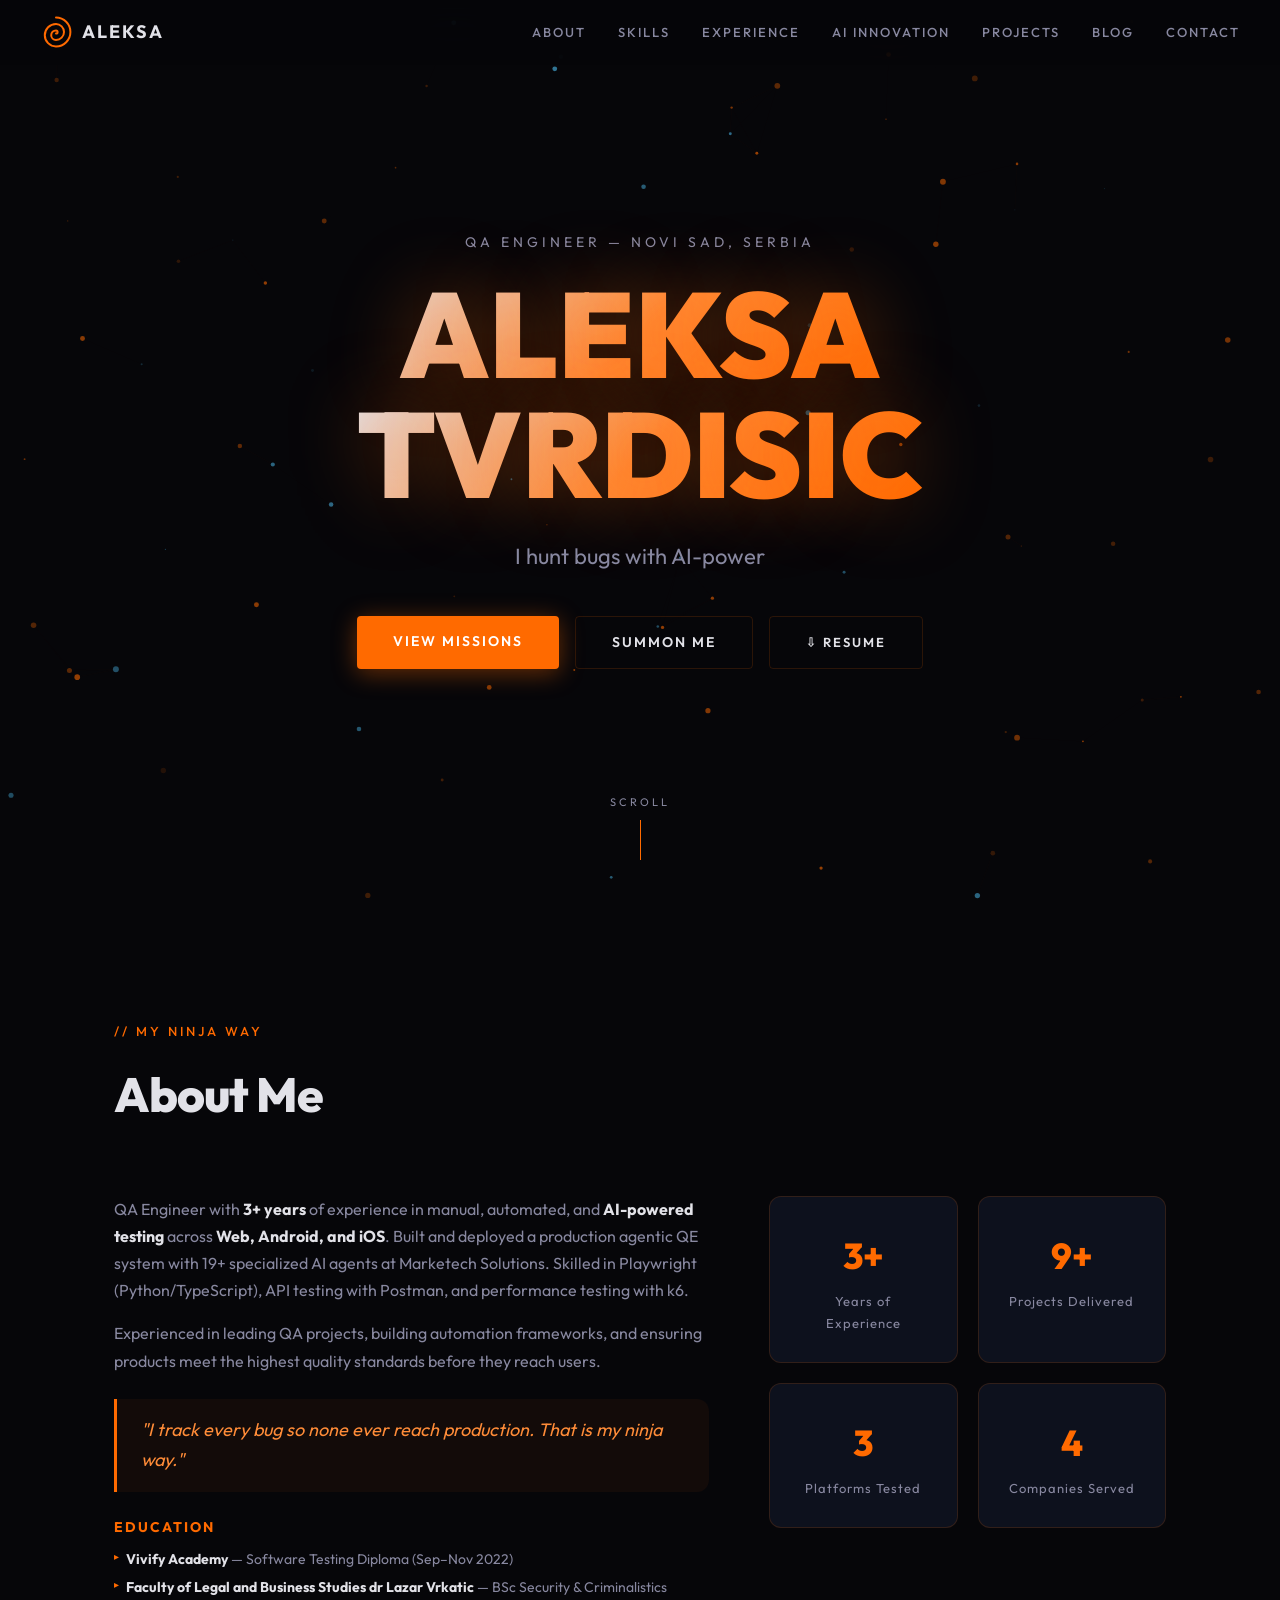
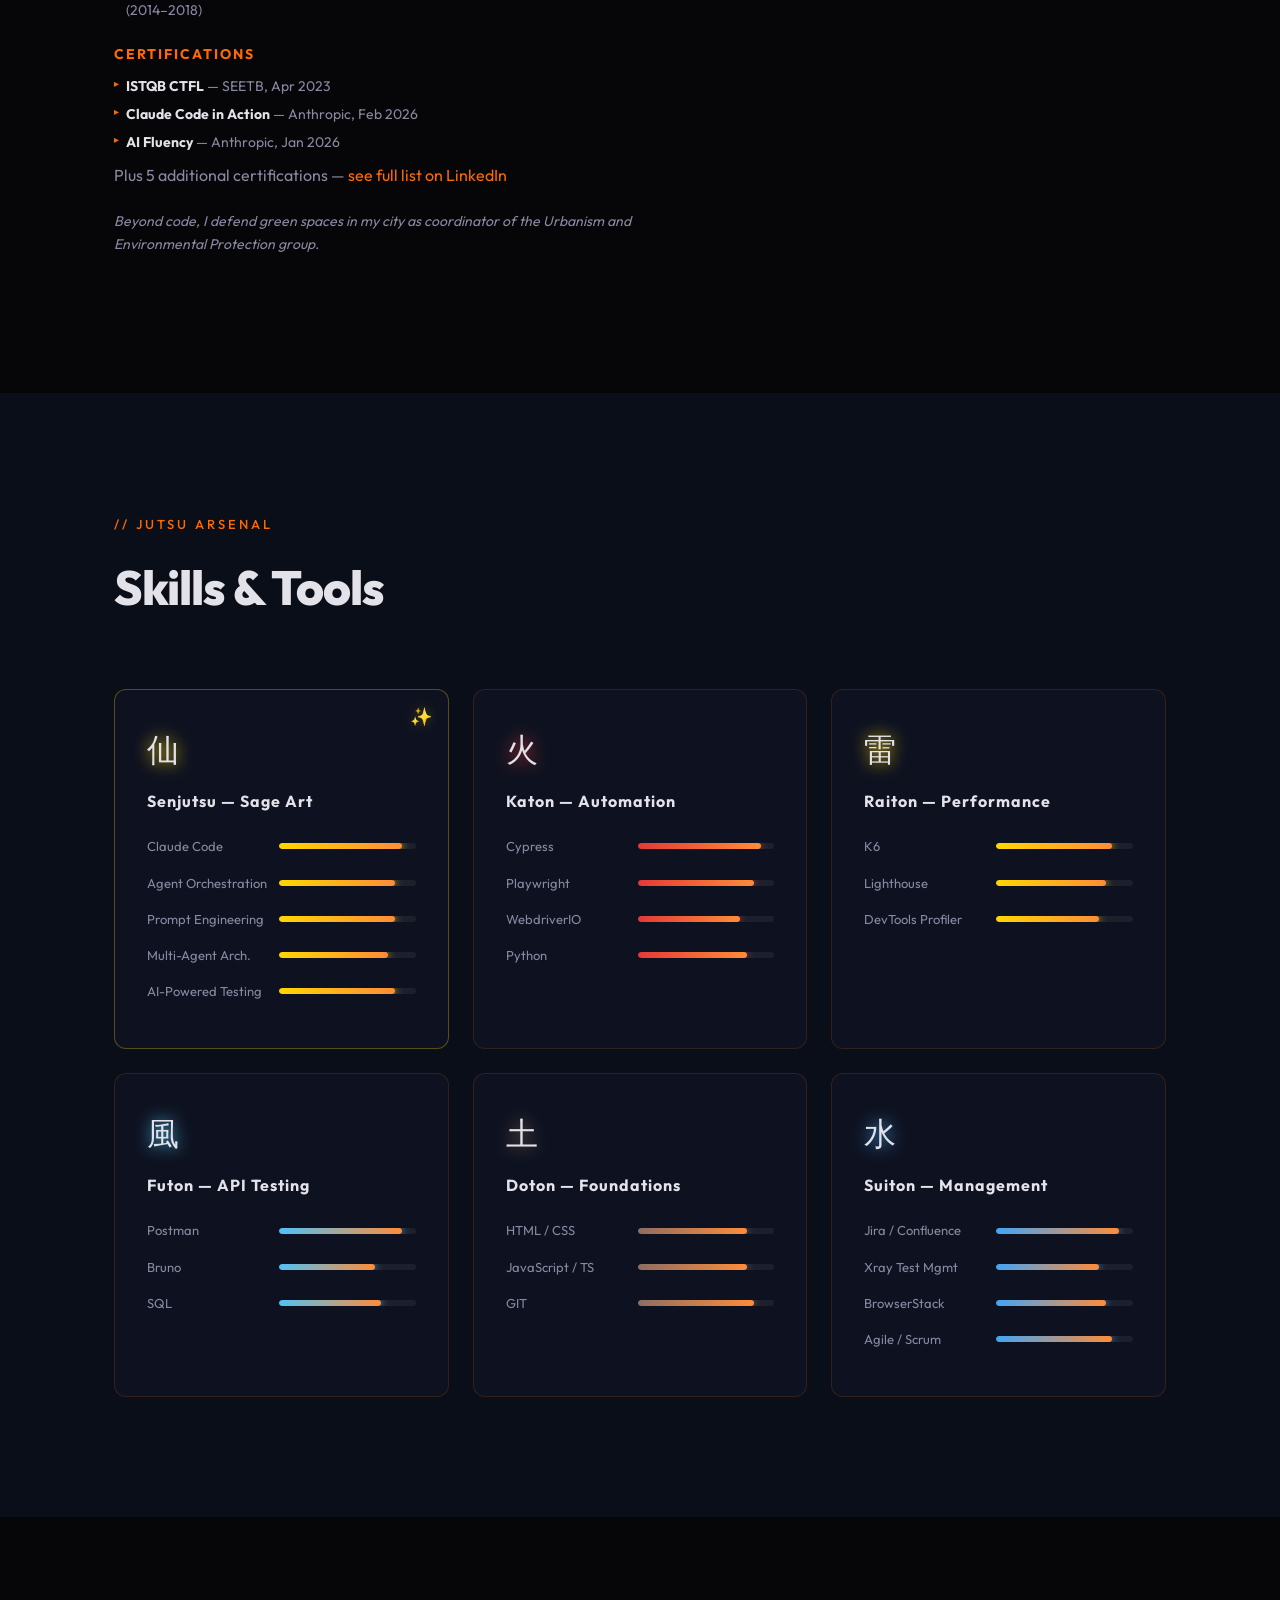
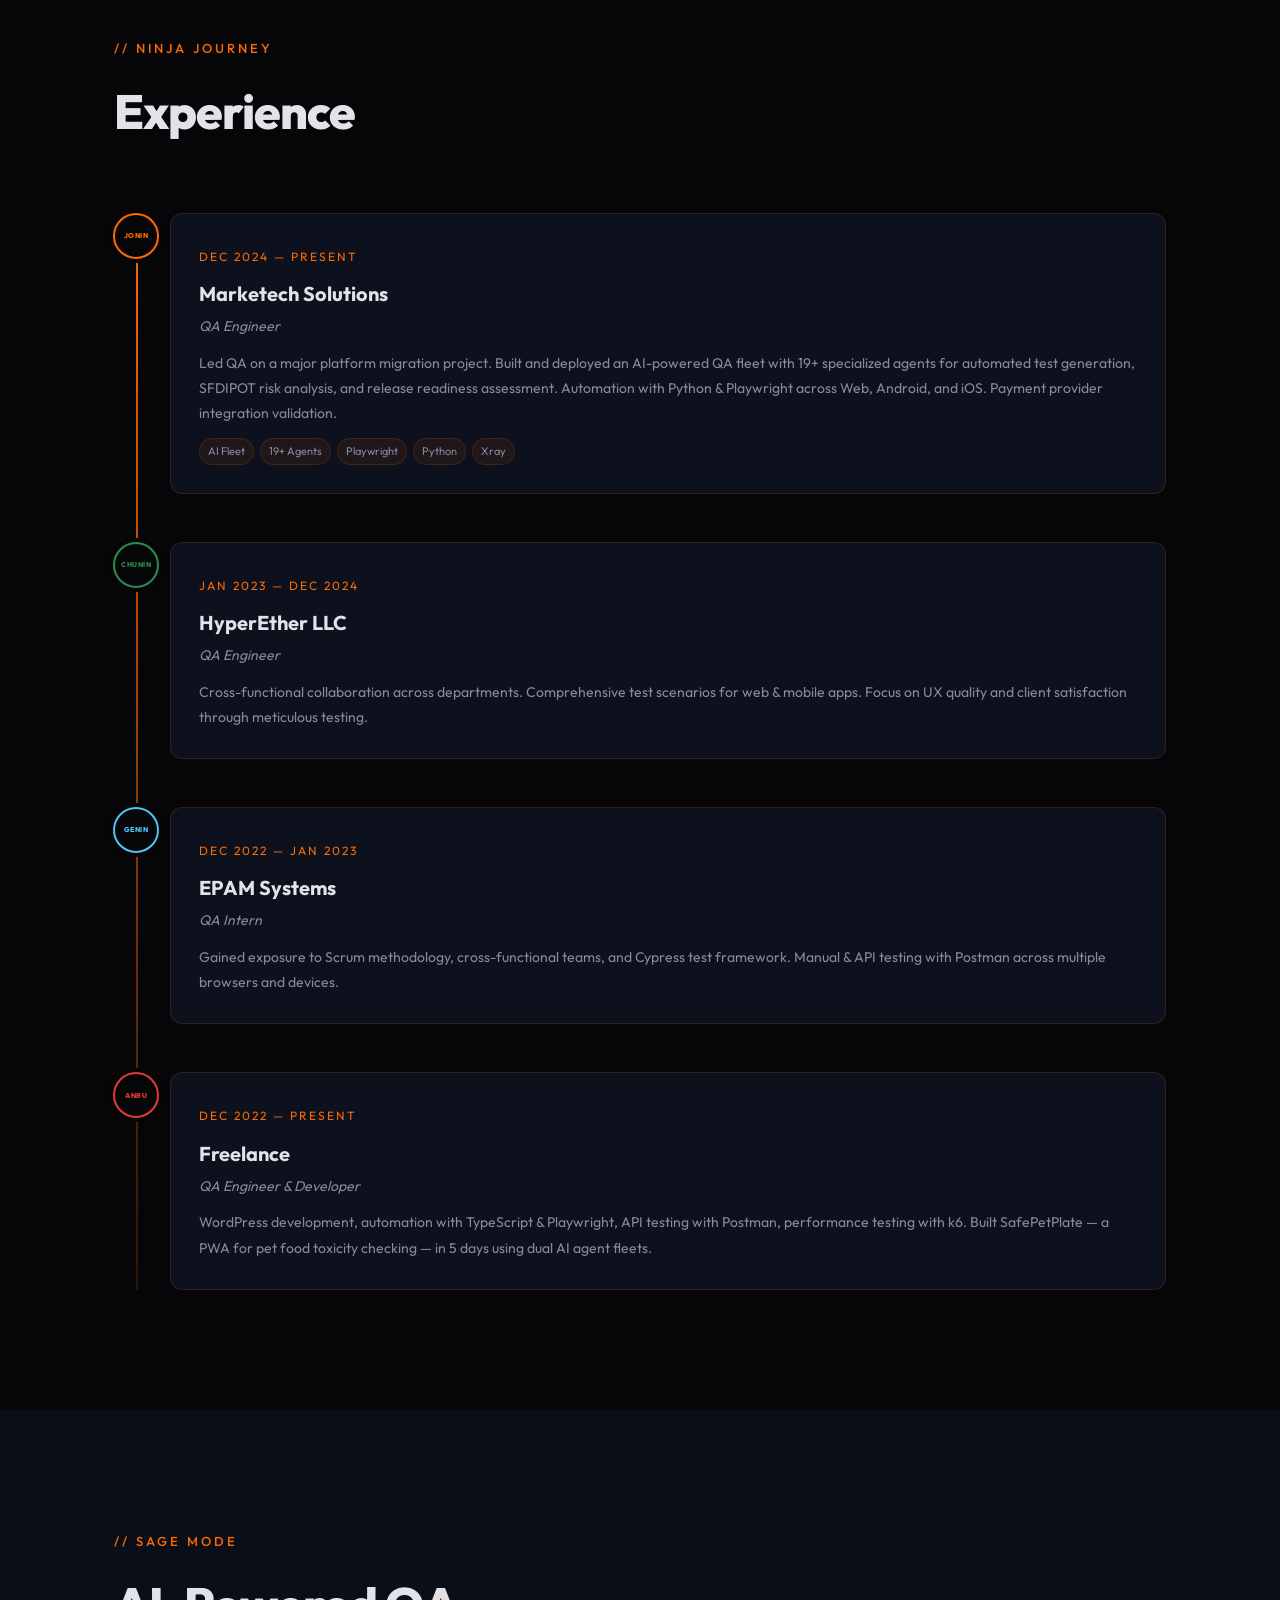
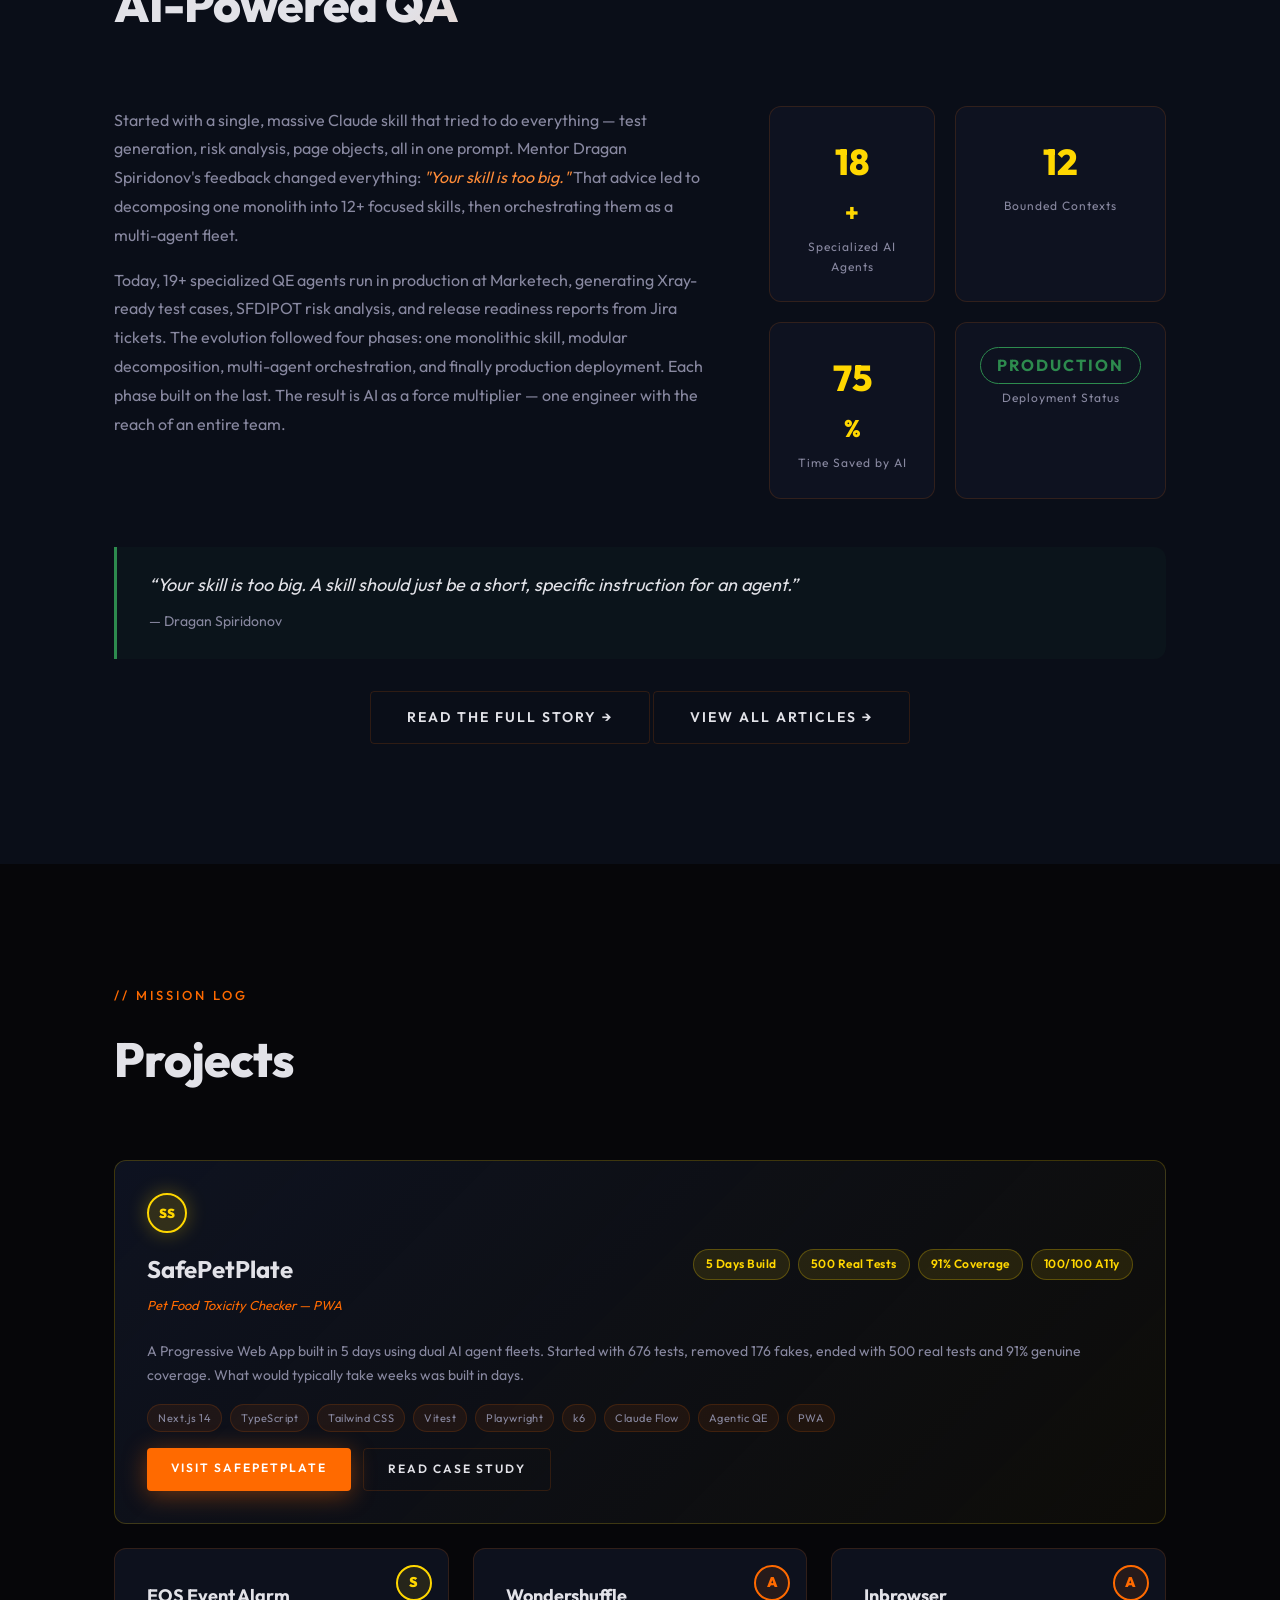
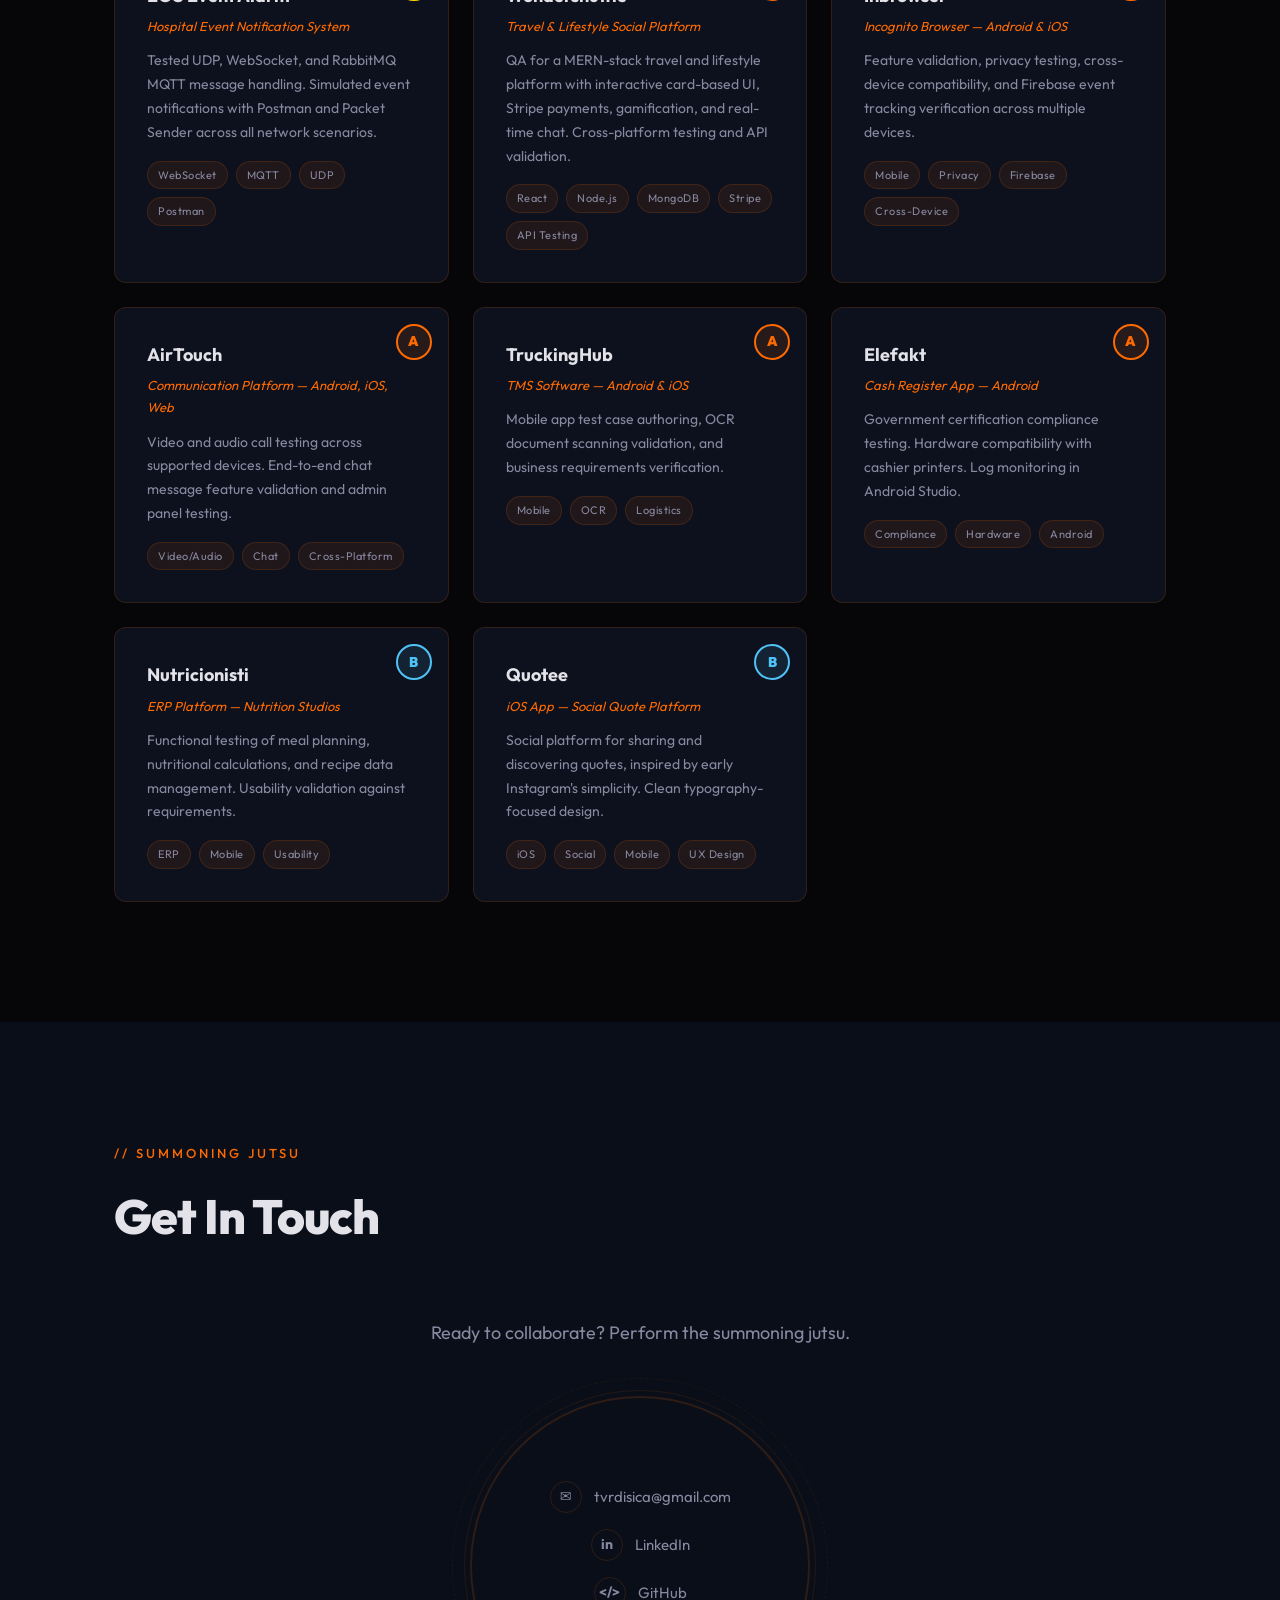
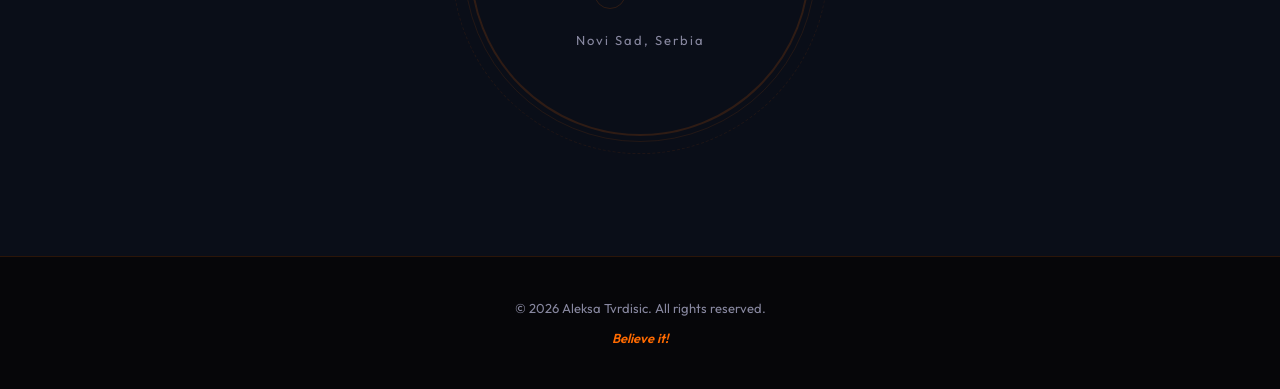
<file: src/index.html>
<!DOCTYPE html>
<html lang="en">
<head>
  <meta charset="UTF-8">
  <meta name="viewport" content="width=device-width, initial-scale=1.0">
  <title>Aleksa Tvrdisic | QA Engineer &amp; AI Innovation</title>
  <meta name="description" content="Aleksa Tvrdisic — QA Engineer specializing in AI-powered Quality Engineering. Builder of production agentic QA systems with 19+ specialized agents. ISTQB certified. Novi Sad, Serbia.">
  <meta property="og:title" content="Aleksa Tvrdisic | QA Engineer &amp; AI Innovation">
  <meta property="og:description" content="QA Engineer who builds production AI-powered quality systems. 19+ specialized agents. SafePetPlate creator.">
  <meta property="og:type" content="website">
  <meta property="og:image" content="assets/og-image.png">
  <meta name="twitter:card" content="summary_large_image">
  <link rel="icon" href="assets/favicon.svg" type="image/svg+xml">
  <link rel="icon" href="assets/favicon.ico" sizes="32x32">
  <script type="application/ld+json">
  {
    "@context": "https://schema.org",
    "@type": "Person",
    "name": "Aleksa Tvrdisic",
    "jobTitle": "QA Engineer",
    "description": "QA Engineer specializing in AI-powered Quality Engineering with 19+ specialized agents in production",
    "sameAs": ["https://www.linkedin.com/in/aleksa-tvrdisic/", "https://github.com/tebrex1995"],
    "knowsAbout": ["Quality Assurance", "Test Automation", "AI-Powered Testing", "Playwright", "Python", "TypeScript", "Multi-Agent Systems", "Claude Code", "Agent Orchestration", "Prompt Engineering", "API Testing", "Postman", "k6", "Performance Testing", "Cypress"],
    "hasCredential": [
      {"@type": "EducationalOccupationalCredential", "name": "ISTQB CTFL", "credentialCategory": "certification"},
      {"@type": "EducationalOccupationalCredential", "name": "Claude Code in Action", "credentialCategory": "certification"},
      {"@type": "EducationalOccupationalCredential", "name": "AI Fluency: Framework and Foundations", "credentialCategory": "certification"}
    ],
    "alumniOf": {"@type": "EducationalOrganization", "name": "Faculty of Legal and Business Studies dr Lazar Vrkatic"},
    "address": {"@type": "PostalAddress", "addressLocality": "Novi Sad", "addressCountry": "Serbia"}
  }
  </script>
  <link rel="preconnect" href="https://fonts.googleapis.com">
  <link href="https://fonts.googleapis.com/css2?family=Outfit:wght@300;400;500;600;700;800;900&display=swap" rel="stylesheet">
  <link rel="stylesheet" href="css/style.css">
</head>
<body>

  <!-- ===== SKIP NAV ===== -->
  <a href="#about" class="skip-nav">Skip to main content</a>

  <!-- ===== LOADER ===== -->
  <div id="loader">
    <div class="loader-spiral"></div>
    <p class="loader-text">Performing Hand Seals<span class="dots">...</span></p>
  </div>

  <!-- ===== NAVIGATION ===== -->
  <nav id="navbar">
    <a href="#hero" class="nav-logo">
      <svg class="logo-spiral" viewBox="0 0 40 40" width="32" height="32">
        <path d="M20 2a18 18 0 0 1 0 36 14 14 0 0 1 0-28 10 10 0 0 1 0 20 6 6 0 0 1 0-12 2 2 0 0 1 0 4" fill="none" stroke="currentColor" stroke-width="2.5" stroke-linecap="round"/>
      </svg>
      <span>ALEKSA</span>
    </a>
    <div class="nav-links">
      <a href="#about" data-text="About">About</a>
      <a href="#skills" data-text="Skills">Skills</a>
      <a href="#experience" data-text="Experience">Experience</a>
      <a href="#ai-journey" data-text="AI Innovation">AI Innovation</a>
      <a href="#projects" data-text="Projects">Projects</a>
      <a href="blog.html" data-text="Blog">Blog</a>
      <a href="#contact" data-text="Contact">Contact</a>
    </div>
    <button class="nav-toggle" id="navToggle" aria-label="Toggle menu">
      <span></span><span></span><span></span>
    </button>
  </nav>

  <main>
  <!-- ===== HERO ===== -->
  <section id="hero">
    <canvas id="particles" aria-hidden="true" role="presentation"></canvas>
    <div class="hero-content">
      <p class="hero-rank reveal">QA Engineer &mdash; Novi Sad, Serbia</p>
      <h1 class="hero-name">
        <span class="line reveal" data-delay="200">ALEKSA</span>
        <span class="line reveal" data-delay="400">TVRDISIC</span>
      </h1>
      <p class="hero-tagline reveal" data-delay="600" id="tagline" aria-live="polite"></p>
      <div class="hero-cta reveal" data-delay="800">
        <a href="#projects" class="btn btn-primary">View Missions</a>
        <a href="#contact" class="btn btn-outline">Summon Me</a>
        <a href="assets/resume.pdf" download="Aleksa_Tvrdisic_QA_Engineer_Resume.pdf" class="btn btn-outline btn-resume">&#8681; Resume</a>
      </div>
    </div>
    <div class="scroll-indicator">
      <span>SCROLL</span>
      <div class="scroll-line"></div>
    </div>
  </section>

  <!-- ===== ABOUT ===== -->
  <section id="about" class="section">
    <div class="container">
      <div class="section-header">
        <span class="section-label">// MY NINJA WAY</span>
        <h2>About Me</h2>
      </div>
      <div class="about-grid">
        <div class="about-text reveal-left">
          <p>QA Engineer with <strong>3+ years</strong> of experience in manual, automated, and <strong>AI-powered testing</strong> across <strong>Web, Android, and iOS</strong>. Built and deployed a production agentic QE system with 19+ specialized AI agents at Marketech Solutions. Skilled in Playwright (Python/TypeScript), API testing with Postman, and performance testing with k6.</p>
          <p>Experienced in leading QA projects, building automation frameworks, and ensuring products meet the highest quality standards before they reach users.</p>
          <blockquote class="ninja-way">
            "I track every bug so none ever reach production. That is my ninja way."
          </blockquote>
          <div class="about-details">
            <div class="about-detail-block">
              <h4>Education</h4>
              <ul>
                <li><strong>Vivify Academy</strong> &mdash; Software Testing Diploma (Sep&ndash;Nov 2022)</li>
                <li><strong>Faculty of Legal and Business Studies dr Lazar Vrkatic</strong> &mdash; BSc Security &amp; Criminalistics (2014&ndash;2018)</li>
              </ul>
            </div>
            <div class="about-detail-block">
              <h4>Certifications</h4>
              <ul>
                <li><strong>ISTQB CTFL</strong> &mdash; SEETB, Apr 2023</li>
                <li><strong>Claude Code in Action</strong> &mdash; Anthropic, Feb 2026</li>
                <li><strong>AI Fluency</strong> &mdash; Anthropic, Jan 2026</li>
              </ul>
              <p class="about-more">Plus 5 additional certifications &mdash; <a href="https://www.linkedin.com/in/aleksa-tvrdisic/" target="_blank" rel="noopener">see full list on LinkedIn</a></p>
            </div>
          </div>
          <p class="about-personal">Beyond code, I defend green spaces in my city as coordinator of the Urbanism and Environmental Protection group.</p>
        </div>
        <div class="about-stats reveal-right">
          <div class="stat-card">
            <span class="stat-number">3+</span>
            <span class="stat-label">Years of Experience</span>
          </div>
          <div class="stat-card">
            <span class="stat-number">9+</span>
            <span class="stat-label">Projects Delivered</span>
          </div>
          <div class="stat-card">
            <span class="stat-number">3</span>
            <span class="stat-label">Platforms Tested</span>
          </div>
          <div class="stat-card">
            <span class="stat-number">4</span>
            <span class="stat-label">Companies Served</span>
          </div>
        </div>
      </div>
    </div>
  </section>

  <!-- ===== SKILLS ===== -->
  <section id="skills" class="section section-alt">
    <div class="container">
      <div class="section-header">
        <span class="section-label">// JUTSU ARSENAL</span>
        <h2>Skills &amp; Tools</h2>
      </div>
      <div class="jutsu-grid">
        <div class="jutsu-card jutsu-sage reveal" data-nature="sage">
          <span class="sage-badge">&#x2728;</span>
          <div class="jutsu-icon">&#x4ED9;</div>
          <h3>Senjutsu &mdash; Sage Art</h3>
          <ul>
            <li><span class="skill-name">Claude Code</span><div class="skill-bar"><div class="skill-fill" data-level="90"></div></div></li>
            <li><span class="skill-name">Agent Orchestration</span><div class="skill-bar"><div class="skill-fill" data-level="85"></div></div></li>
            <li><span class="skill-name">Prompt Engineering</span><div class="skill-bar"><div class="skill-fill" data-level="85"></div></div></li>
            <li><span class="skill-name">Multi-Agent Arch.</span><div class="skill-bar"><div class="skill-fill" data-level="80"></div></div></li>
            <li><span class="skill-name">AI-Powered Testing</span><div class="skill-bar"><div class="skill-fill" data-level="85"></div></div></li>
          </ul>
        </div>
        <div class="jutsu-card reveal" data-nature="fire">
          <div class="jutsu-icon">&#x706B;</div>
          <h3>Katon &mdash; Automation</h3>
          <ul>
            <li><span class="skill-name">Cypress</span><div class="skill-bar"><div class="skill-fill" data-level="90"></div></div></li>
            <li><span class="skill-name">Playwright</span><div class="skill-bar"><div class="skill-fill" data-level="85"></div></div></li>
            <li><span class="skill-name">WebdriverIO</span><div class="skill-bar"><div class="skill-fill" data-level="75"></div></div></li>
            <li><span class="skill-name">Python</span><div class="skill-bar"><div class="skill-fill" data-level="80"></div></div></li>
          </ul>
        </div>
        <div class="jutsu-card reveal" data-nature="lightning">
          <div class="jutsu-icon">&#x96F7;</div>
          <h3>Raiton &mdash; Performance</h3>
          <ul>
            <li><span class="skill-name">K6</span><div class="skill-bar"><div class="skill-fill" data-level="85"></div></div></li>
            <li><span class="skill-name">Lighthouse</span><div class="skill-bar"><div class="skill-fill" data-level="80"></div></div></li>
            <li><span class="skill-name">DevTools Profiler</span><div class="skill-bar"><div class="skill-fill" data-level="75"></div></div></li>
          </ul>
        </div>
        <div class="jutsu-card reveal" data-nature="wind">
          <div class="jutsu-icon">&#x98A8;</div>
          <h3>Futon &mdash; API Testing</h3>
          <ul>
            <li><span class="skill-name">Postman</span><div class="skill-bar"><div class="skill-fill" data-level="90"></div></div></li>
            <li><span class="skill-name">Bruno</span><div class="skill-bar"><div class="skill-fill" data-level="70"></div></div></li>
            <li><span class="skill-name">SQL</span><div class="skill-bar"><div class="skill-fill" data-level="75"></div></div></li>
          </ul>
        </div>
        <div class="jutsu-card reveal" data-nature="earth">
          <div class="jutsu-icon">&#x571F;</div>
          <h3>Doton &mdash; Foundations</h3>
          <ul>
            <li><span class="skill-name">HTML / CSS</span><div class="skill-bar"><div class="skill-fill" data-level="80"></div></div></li>
            <li><span class="skill-name">JavaScript / TS</span><div class="skill-bar"><div class="skill-fill" data-level="80"></div></div></li>
            <li><span class="skill-name">GIT</span><div class="skill-bar"><div class="skill-fill" data-level="85"></div></div></li>
          </ul>
        </div>
        <div class="jutsu-card reveal" data-nature="water">
          <div class="jutsu-icon">&#x6C34;</div>
          <h3>Suiton &mdash; Management</h3>
          <ul>
            <li><span class="skill-name">Jira / Confluence</span><div class="skill-bar"><div class="skill-fill" data-level="90"></div></div></li>
            <li><span class="skill-name">Xray Test Mgmt</span><div class="skill-bar"><div class="skill-fill" data-level="75"></div></div></li>
            <li><span class="skill-name">BrowserStack</span><div class="skill-bar"><div class="skill-fill" data-level="80"></div></div></li>
            <li><span class="skill-name">Agile / Scrum</span><div class="skill-bar"><div class="skill-fill" data-level="85"></div></div></li>
          </ul>
        </div>
      </div>
    </div>
  </section>

  <!-- ===== EXPERIENCE ===== -->
  <section id="experience" class="section">
    <div class="container">
      <div class="section-header">
        <span class="section-label">// NINJA JOURNEY</span>
        <h2>Experience</h2>
      </div>
      <div class="timeline">
        <div class="timeline-item reveal-left">
          <div class="timeline-badge jonin">Jonin</div>
          <div class="timeline-card">
            <span class="timeline-date">Dec 2024 &mdash; Present</span>
            <h3>Marketech Solutions</h3>
            <p class="timeline-role">QA Engineer</p>
            <p>Led QA on a major platform migration project. Built and deployed an AI-powered QA fleet with 19+ specialized agents for automated test generation, SFDIPOT risk analysis, and release readiness assessment. Automation with Python &amp; Playwright across Web, Android, and iOS. Payment provider integration validation.</p>
            <div class="timeline-tags"><span>AI Fleet</span><span>19+ Agents</span><span>Playwright</span><span>Python</span><span>Xray</span></div>
          </div>
        </div>
        <div class="timeline-item reveal-right">
          <div class="timeline-badge chunin">Chunin</div>
          <div class="timeline-card">
            <span class="timeline-date">Jan 2023 &mdash; Dec 2024</span>
            <h3>HyperEther LLC</h3>
            <p class="timeline-role">QA Engineer</p>
            <p>Cross-functional collaboration across departments. Comprehensive test scenarios for web &amp; mobile apps. Focus on UX quality and client satisfaction through meticulous testing.</p>
          </div>
        </div>
        <div class="timeline-item reveal-left">
          <div class="timeline-badge genin">Genin</div>
          <div class="timeline-card">
            <span class="timeline-date">Dec 2022 &mdash; Jan 2023</span>
            <h3>EPAM Systems</h3>
            <p class="timeline-role">QA Intern</p>
            <p>Gained exposure to Scrum methodology, cross-functional teams, and Cypress test framework. Manual &amp; API testing with Postman across multiple browsers and devices.</p>
          </div>
        </div>
        <div class="timeline-item reveal-right">
          <div class="timeline-badge anbu">ANBU</div>
          <div class="timeline-card">
            <span class="timeline-date">Dec 2022 &mdash; Present</span>
            <h3>Freelance</h3>
            <p class="timeline-role">QA Engineer &amp; Developer</p>
            <p>WordPress development, automation with TypeScript &amp; Playwright, API testing with Postman, performance testing with k6. Built SafePetPlate &mdash; a PWA for pet food toxicity checking &mdash; in 5 days using dual AI agent fleets.</p>
          </div>
        </div>
      </div>
    </div>
  </section>

  <!-- ===== AI JOURNEY ===== -->
  <section id="ai-journey" class="section section-alt">
    <div class="container">
      <div class="section-header">
        <span class="section-label">// SAGE MODE</span>
        <h2>AI-Powered QA</h2>
      </div>
      <div class="ai-journey-grid">
        <div class="ai-narrative reveal-left">
          <p>Started with a single, massive Claude skill that tried to do everything &mdash; test generation, risk analysis, page objects, all in one prompt. Mentor Dragan Spiridonov's feedback changed everything: <em>"Your skill is too big."</em> That advice led to decomposing one monolith into 12+ focused skills, then orchestrating them as a multi-agent fleet.</p>
          <p>Today, 19+ specialized QE agents run in production at Marketech, generating Xray-ready test cases, SFDIPOT risk analysis, and release readiness reports from Jira tickets. The evolution followed four phases: one monolithic skill, modular decomposition, multi-agent orchestration, and finally production deployment. Each phase built on the last. The result is AI as a force multiplier &mdash; one engineer with the reach of an entire team.</p>
        </div>
        <div class="ai-metrics reveal-right">
          <div class="ai-stat">
            <span class="ai-stat-number counter-up" data-target="19">0</span><span class="ai-stat-suffix">+</span>
            <span class="ai-stat-label">Specialized AI Agents</span>
          </div>
          <div class="ai-stat">
            <span class="ai-stat-number counter-up" data-target="13">0</span>
            <span class="ai-stat-label">Bounded Contexts</span>
          </div>
          <div class="ai-stat">
            <span class="ai-stat-number counter-up" data-target="80">0</span><span class="ai-stat-suffix">%</span>
            <span class="ai-stat-label">Time Saved by AI</span>
          </div>
          <div class="ai-stat">
            <span class="ai-stat-badge">Production</span>
            <span class="ai-stat-label">Deployment Status</span>
          </div>
        </div>
      </div>
      <blockquote class="mentor-quote reveal">
        <p>&ldquo;Your skill is too big. A skill should just be a short, specific instruction for an agent.&rdquo;</p>
        <cite>&mdash; Dragan Spiridonov</cite>
      </blockquote>
      <div class="ai-journey-cta reveal">
        <a href="https://www.linkedin.com/pulse/building-production-app-5-days-two-ai-agent-fleets-aleksa-tvrdisic-f84bf/" target="_blank" rel="noopener" class="btn btn-outline">Read the Full Story &rarr;</a>
        <a href="blog.html" class="btn btn-outline">View All Articles &rarr;</a>
      </div>
    </div>
  </section>

  <!-- ===== PROJECTS ===== -->
  <section id="projects" class="section">
    <div class="container">
      <div class="section-header">
        <span class="section-label">// MISSION LOG</span>
        <h2>Projects</h2>
      </div>
      <div class="missions-grid">
        <!-- SafePetPlate Featured -->
        <div class="mission-card mission-featured reveal">
          <span class="mission-rank ss-rank">SS</span>
          <div class="mission-featured-header">
            <div>
              <h3>SafePetPlate</h3>
              <p class="mission-type">Pet Food Toxicity Checker &mdash; PWA</p>
            </div>
            <div class="mission-metrics">
              <span class="metric-pill">5 Days Build</span>
              <span class="metric-pill">500 Real Tests</span>
              <span class="metric-pill">91% Coverage</span>
              <span class="metric-pill">100/100 A11y</span>
            </div>
          </div>
          <p>A Progressive Web App built in 5 days using dual AI agent fleets. Started with 676 tests, removed 176 fakes, ended with 500 real tests and 91% genuine coverage. What would typically take weeks was built in days.</p>
          <div class="mission-tags"><span>Next.js 14</span><span>TypeScript</span><span>Tailwind CSS</span><span>Vitest</span><span>Playwright</span><span>k6</span><span>Claude Flow</span><span>Agentic QE</span><span>PWA</span></div>
          <div class="mission-links">
            <a href="https://safepetplate.com" target="_blank" rel="noopener" class="btn btn-primary btn-sm">Visit SafePetPlate</a>
            <a href="https://www.linkedin.com/pulse/building-production-app-5-days-two-ai-agent-fleets-aleksa-tvrdisic-f84bf/" target="_blank" rel="noopener" class="btn btn-outline btn-sm">Read Case Study</a>
          </div>
        </div>
        <div class="mission-card reveal">
          <span class="mission-rank s-rank">S</span>
          <h3>EOS Event Alarm</h3>
          <p class="mission-type">Hospital Event Notification System</p>
          <p>Tested UDP, WebSocket, and RabbitMQ MQTT message handling. Simulated event notifications with Postman and Packet Sender across all network scenarios.</p>
          <div class="mission-tags"><span>WebSocket</span><span>MQTT</span><span>UDP</span><span>Postman</span></div>
        </div>
        <div class="mission-card reveal">
          <span class="mission-rank a-rank">A</span>
          <h3>Wondershuffle</h3>
          <p class="mission-type">Travel &amp; Lifestyle Social Platform</p>
          <p>QA for a MERN-stack travel and lifestyle platform with interactive card-based UI, Stripe payments, gamification, and real-time chat. Cross-platform testing and API validation.</p>
          <div class="mission-tags"><span>React</span><span>Node.js</span><span>MongoDB</span><span>Stripe</span><span>API Testing</span></div>
        </div>
        <div class="mission-card reveal">
          <span class="mission-rank a-rank">A</span>
          <h3>Inbrowser</h3>
          <p class="mission-type">Incognito Browser &mdash; Android &amp; iOS</p>
          <p>Feature validation, privacy testing, cross-device compatibility, and Firebase event tracking verification across multiple devices.</p>
          <div class="mission-tags"><span>Mobile</span><span>Privacy</span><span>Firebase</span><span>Cross-Device</span></div>
        </div>
        <div class="mission-card reveal">
          <span class="mission-rank a-rank">A</span>
          <h3>AirTouch</h3>
          <p class="mission-type">Communication Platform &mdash; Android, iOS, Web</p>
          <p>Video and audio call testing across supported devices. End-to-end chat message feature validation and admin panel testing.</p>
          <div class="mission-tags"><span>Video/Audio</span><span>Chat</span><span>Cross-Platform</span></div>
        </div>
        <div class="mission-card reveal">
          <span class="mission-rank a-rank">A</span>
          <h3>TruckingHub</h3>
          <p class="mission-type">TMS Software &mdash; Android &amp; iOS</p>
          <p>Mobile app test case authoring, OCR document scanning validation, and business requirements verification.</p>
          <div class="mission-tags"><span>Mobile</span><span>OCR</span><span>Logistics</span></div>
        </div>
        <div class="mission-card reveal">
          <span class="mission-rank a-rank">A</span>
          <h3>Elefakt</h3>
          <p class="mission-type">Cash Register App &mdash; Android</p>
          <p>Government certification compliance testing. Hardware compatibility with cashier printers. Log monitoring in Android Studio.</p>
          <div class="mission-tags"><span>Compliance</span><span>Hardware</span><span>Android</span></div>
        </div>
        <div class="mission-card reveal">
          <span class="mission-rank b-rank">B</span>
          <h3>Nutricionisti</h3>
          <p class="mission-type">ERP Platform &mdash; Nutrition Studios</p>
          <p>Functional testing of meal planning, nutritional calculations, and recipe data management. Usability validation against requirements.</p>
          <div class="mission-tags"><span>ERP</span><span>Mobile</span><span>Usability</span></div>
        </div>
        <div class="mission-card reveal">
          <span class="mission-rank b-rank">B</span>
          <h3>Quotee</h3>
          <p class="mission-type">iOS App &mdash; Social Quote Platform</p>
          <p>Social platform for sharing and discovering quotes, inspired by early Instagram's simplicity. Clean typography-focused design.</p>
          <div class="mission-tags"><span>iOS</span><span>Social</span><span>Mobile</span><span>UX Design</span></div>
        </div>
      </div>
    </div>
  </section>

  <!-- ===== CONTACT ===== -->
  <section id="contact" class="section section-alt">
    <div class="container">
      <div class="section-header">
        <span class="section-label">// SUMMONING JUTSU</span>
        <h2>Get In Touch</h2>
      </div>
      <div class="contact-content reveal">
        <p class="contact-subtitle">Ready to collaborate? Perform the summoning jutsu.</p>
        <div class="summoning-circle">
          <div class="contact-links">
            <a href="mailto:tvrdisica@gmail.com" class="contact-link">
              <span class="contact-icon">&#9993;</span>
              <span>tvrdisica@gmail.com</span>
            </a>
            <a href="https://www.linkedin.com/in/aleksa-tvrdisic/" target="_blank" rel="noopener" class="contact-link">
              <span class="contact-icon">in</span>
              <span>LinkedIn</span>
            </a>
            <a href="https://github.com/tebrex1995" target="_blank" rel="noopener" class="contact-link">
              <span class="contact-icon">&lt;/&gt;</span>
              <span>GitHub</span>
            </a>
          </div>
          <p class="contact-location">Novi Sad, Serbia</p>
        </div>
      </div>
    </div>
  </section>

  </main>

  <!-- ===== FOOTER ===== -->
  <footer>
    <div class="container">
      <p>&copy; 2026 Aleksa Tvrdisic. All rights reserved.</p>
      <p class="footer-quote">Believe it!</p>
    </div>
  </footer>

  <script src="js/main.js"></script>
</body>
</html>
</file>
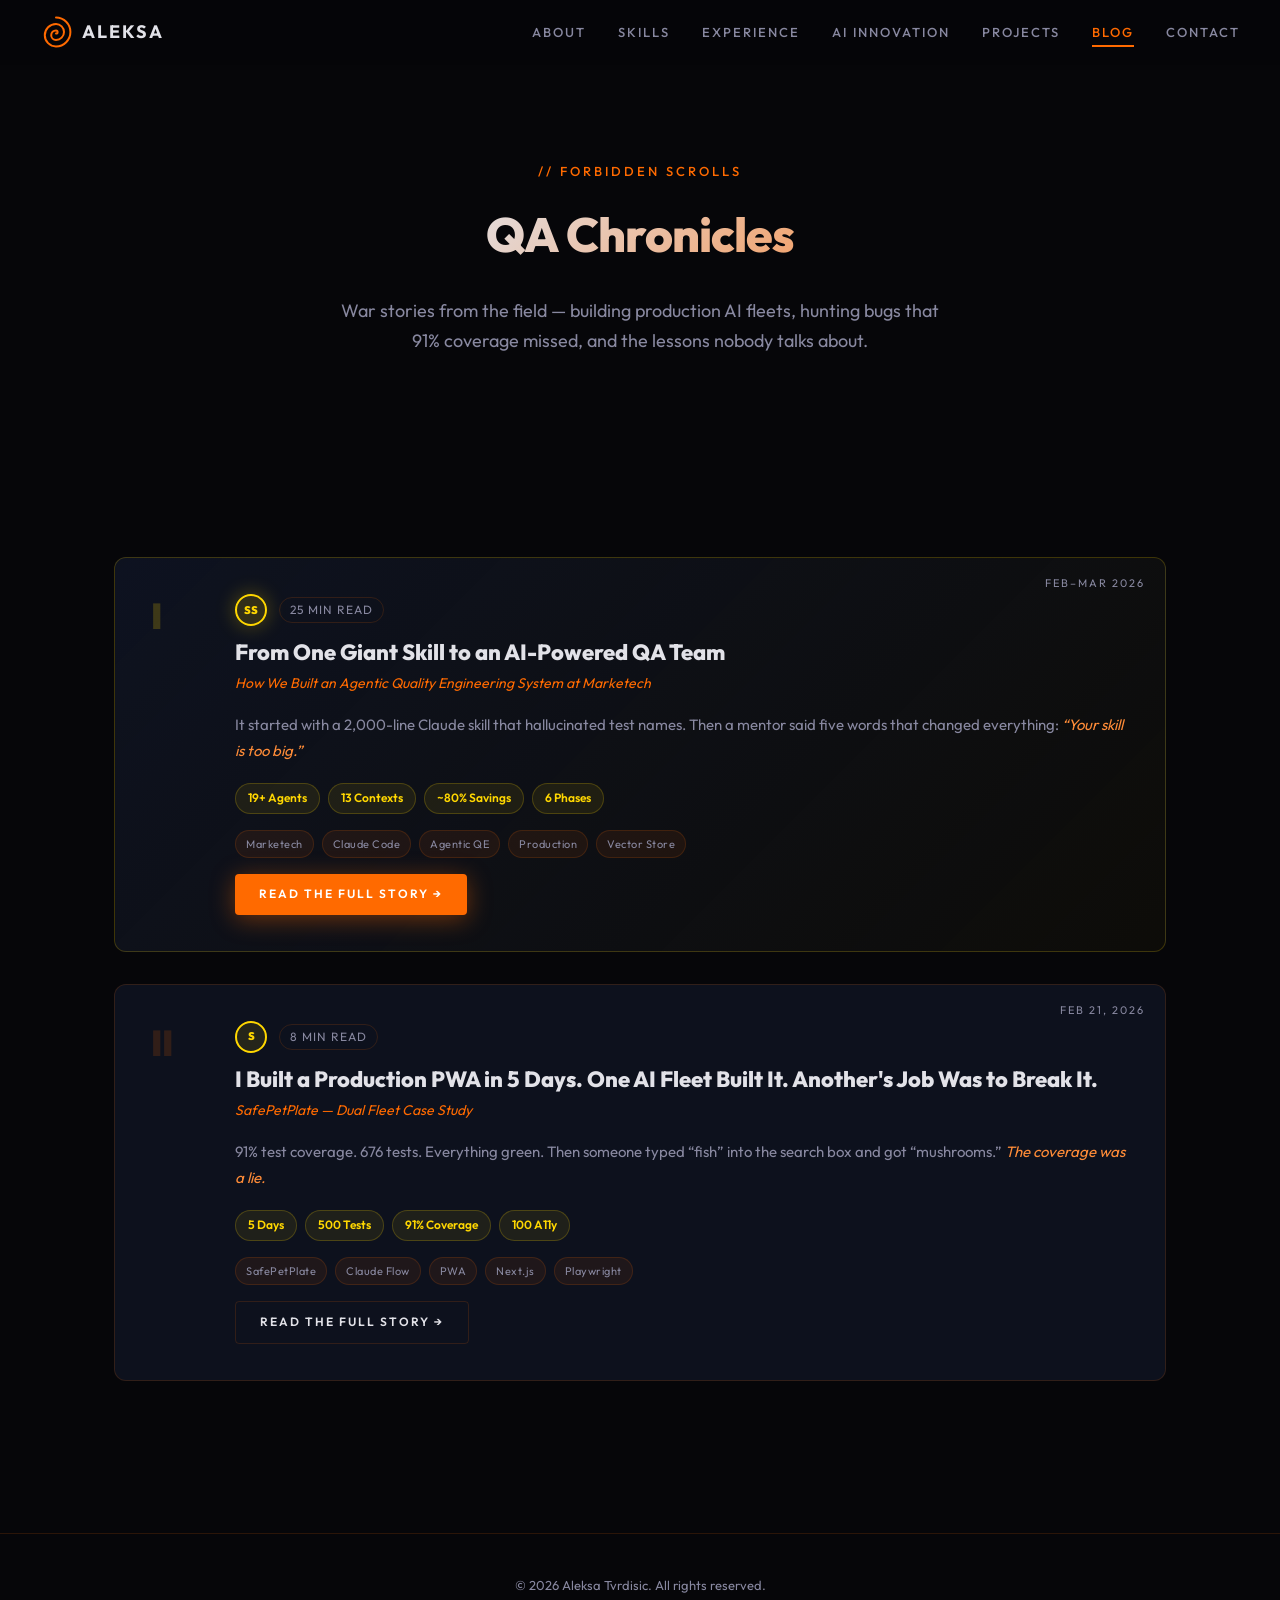
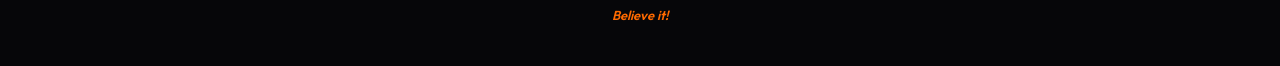
<file: src/blog.html>
<!DOCTYPE html>
<html lang="en">
<head>
  <meta charset="UTF-8">
  <meta name="viewport" content="width=device-width, initial-scale=1.0">
  <title>QA Chronicles | Aleksa Tvrdisic</title>
  <meta name="description" content="Articles and insights from Aleksa Tvrdisic on AI-powered Quality Engineering, multi-agent systems, and building production software with dual AI fleets.">
  <meta property="og:title" content="QA Chronicles | Aleksa Tvrdisic">
  <meta property="og:description" content="Deep dives into AI-powered QA, multi-agent development, and building production apps with dual AI fleets.">
  <meta property="og:type" content="website">
  <meta property="og:image" content="assets/og-image.png">
  <meta name="twitter:card" content="summary_large_image">
  <link rel="icon" href="assets/favicon.svg" type="image/svg+xml">
  <link rel="icon" href="assets/favicon.ico" sizes="32x32">
  <link rel="preconnect" href="https://fonts.googleapis.com">
  <link href="https://fonts.googleapis.com/css2?family=Outfit:wght@300;400;500;600;700;800;900&display=swap" rel="stylesheet">
  <link rel="stylesheet" href="css/style.css">
</head>
<body>

  <a href="#articles" class="skip-nav">Skip to articles</a>

  <div id="loader">
    <div class="loader-spiral"></div>
    <p class="loader-text">Performing Hand Seals<span class="dots">...</span></p>
  </div>

  <nav id="navbar">
    <a href="index.html" class="nav-logo">
      <svg class="logo-spiral" viewBox="0 0 40 40" width="32" height="32">
        <path d="M20 2a18 18 0 0 1 0 36 14 14 0 0 1 0-28 10 10 0 0 1 0 20 6 6 0 0 1 0-12 2 2 0 0 1 0 4" fill="none" stroke="currentColor" stroke-width="2.5" stroke-linecap="round"/>
      </svg>
      <span>ALEKSA</span>
    </a>
    <div class="nav-links">
      <a href="index.html#about" data-text="About">About</a>
      <a href="index.html#skills" data-text="Skills">Skills</a>
      <a href="index.html#experience" data-text="Experience">Experience</a>
      <a href="index.html#ai-journey" data-text="AI Innovation">AI Innovation</a>
      <a href="index.html#projects" data-text="Projects">Projects</a>
      <a href="blog.html" class="active" data-text="Blog">Blog</a>
      <a href="index.html#contact" data-text="Contact">Contact</a>
    </div>
    <button class="nav-toggle" id="navToggle" aria-label="Toggle menu">
      <span></span><span></span><span></span>
    </button>
  </nav>

  <main id="articles">

  <!-- ===== BLOG HERO ===== -->
  <section class="blog-hero">
    <div class="container">
      <div class="section-header">
        <span class="section-label">// FORBIDDEN SCROLLS</span>
        <h2>QA Chronicles</h2>
      </div>
      <p class="blog-subtitle">War stories from the field &mdash; building production AI fleets, hunting bugs that 91% coverage missed, and the lessons nobody talks about.</p>
    </div>
  </section>

  <!-- ===== ARTICLE CARDS ===== -->
  <section class="section">
    <div class="container">
      <div class="chronicles-list">

        <!-- Chronicle I: QA Journey (FEATURED) -->
        <a href="articles/qa-journey.html" class="chronicle-card chronicle-featured blog-card-link">
          <div class="chronicle-number">I</div>
          <div class="chronicle-content">
            <div class="chronicle-header">
              <span class="chronicle-rank ss-rank">SS</span>
              <span class="chronicle-read-time">25 min read</span>
            </div>
            <h3>From One Giant Skill to an AI-Powered QA Team</h3>
            <p class="chronicle-subtitle">How We Built an Agentic Quality Engineering System at Marketech</p>
            <p class="chronicle-excerpt">It started with a 2,000-line Claude skill that hallucinated test names. Then a mentor said five words that changed everything: <em>&ldquo;Your skill is too big.&rdquo;</em></p>
            <div class="chronicle-stats">
              <span>19+ Agents</span>
              <span>13 Contexts</span>
              <span>~80% Savings</span>
              <span>6 Phases</span>
            </div>
            <div class="mission-tags">
              <span>Marketech</span><span>Claude Code</span><span>Agentic QE</span><span>Production</span><span>Vector Store</span>
            </div>
            <div class="chronicle-cta">
              <span class="btn btn-primary btn-sm">Read the Full Story &rarr;</span>
            </div>
          </div>
          <div class="chronicle-date">Feb&ndash;Mar 2026</div>
        </a>

        <!-- Chronicle II: SafePetPlate -->
        <a href="articles/safepetplate.html" class="chronicle-card blog-card-link">
          <div class="chronicle-number">II</div>
          <div class="chronicle-content">
            <div class="chronicle-header">
              <span class="chronicle-rank s-rank">S</span>
              <span class="chronicle-read-time">8 min read</span>
            </div>
            <h3>I Built a Production PWA in 5 Days. One AI Fleet Built It. Another's Job Was to Break It.</h3>
            <p class="chronicle-subtitle">SafePetPlate &mdash; Dual Fleet Case Study</p>
            <p class="chronicle-excerpt">91% test coverage. 676 tests. Everything green. Then someone typed &ldquo;fish&rdquo; into the search box and got &ldquo;mushrooms.&rdquo; <em>The coverage was a lie.</em></p>
            <div class="chronicle-stats">
              <span>5 Days</span>
              <span>500 Tests</span>
              <span>91% Coverage</span>
              <span>100 A11y</span>
            </div>
            <div class="mission-tags">
              <span>SafePetPlate</span><span>Claude Flow</span><span>PWA</span><span>Next.js</span><span>Playwright</span>
            </div>
            <div class="chronicle-cta">
              <span class="btn btn-outline btn-sm">Read the Full Story &rarr;</span>
            </div>
          </div>
          <div class="chronicle-date">Feb 21, 2026</div>
        </a>

      </div> <!-- /.chronicles-list -->
    </div>
  </section>

  </main>

  <footer>
    <div class="container">
      <p>&copy; 2026 Aleksa Tvrdisic. All rights reserved.</p>
      <p class="footer-quote">Believe it!</p>
    </div>
  </footer>

  <script>
    window.addEventListener('load', () => {
      const loader = document.getElementById('loader');
      if (loader) loader.classList.add('hidden');
    });
    const navToggle = document.getElementById('navToggle');
    const navLinks = document.querySelector('.nav-links');
    if (navToggle && navLinks) {
      navToggle.addEventListener('click', () => {
        navToggle.classList.toggle('active');
        navLinks.classList.toggle('open');
      });
      navLinks.querySelectorAll('a').forEach(link => {
        link.addEventListener('click', () => {
          navToggle.classList.remove('active');
          navLinks.classList.remove('open');
        });
      });
    }
    const navbar = document.getElementById('navbar');
    window.addEventListener('scroll', () => {
      if (navbar) navbar.classList.toggle('scrolled', window.scrollY > 50);
    }, { passive: true });
  </script>
</body>
</html>
</file>
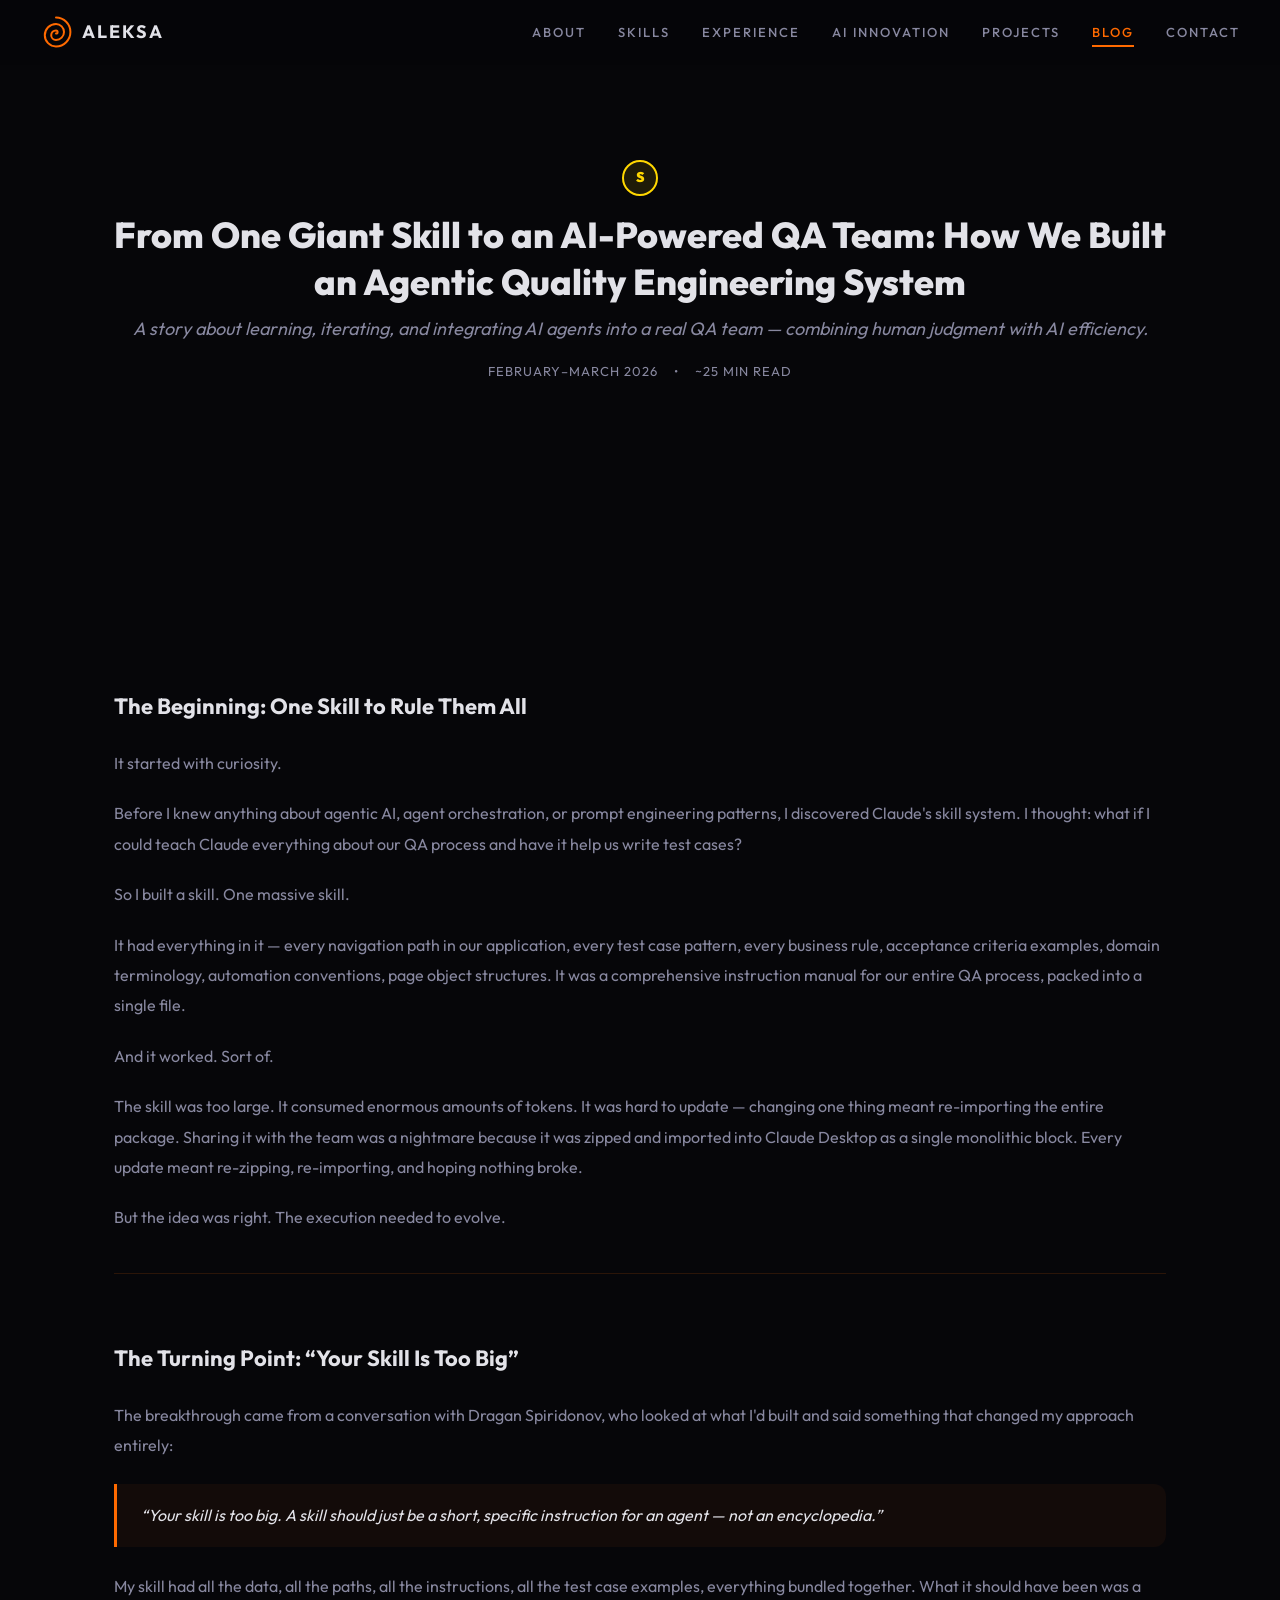
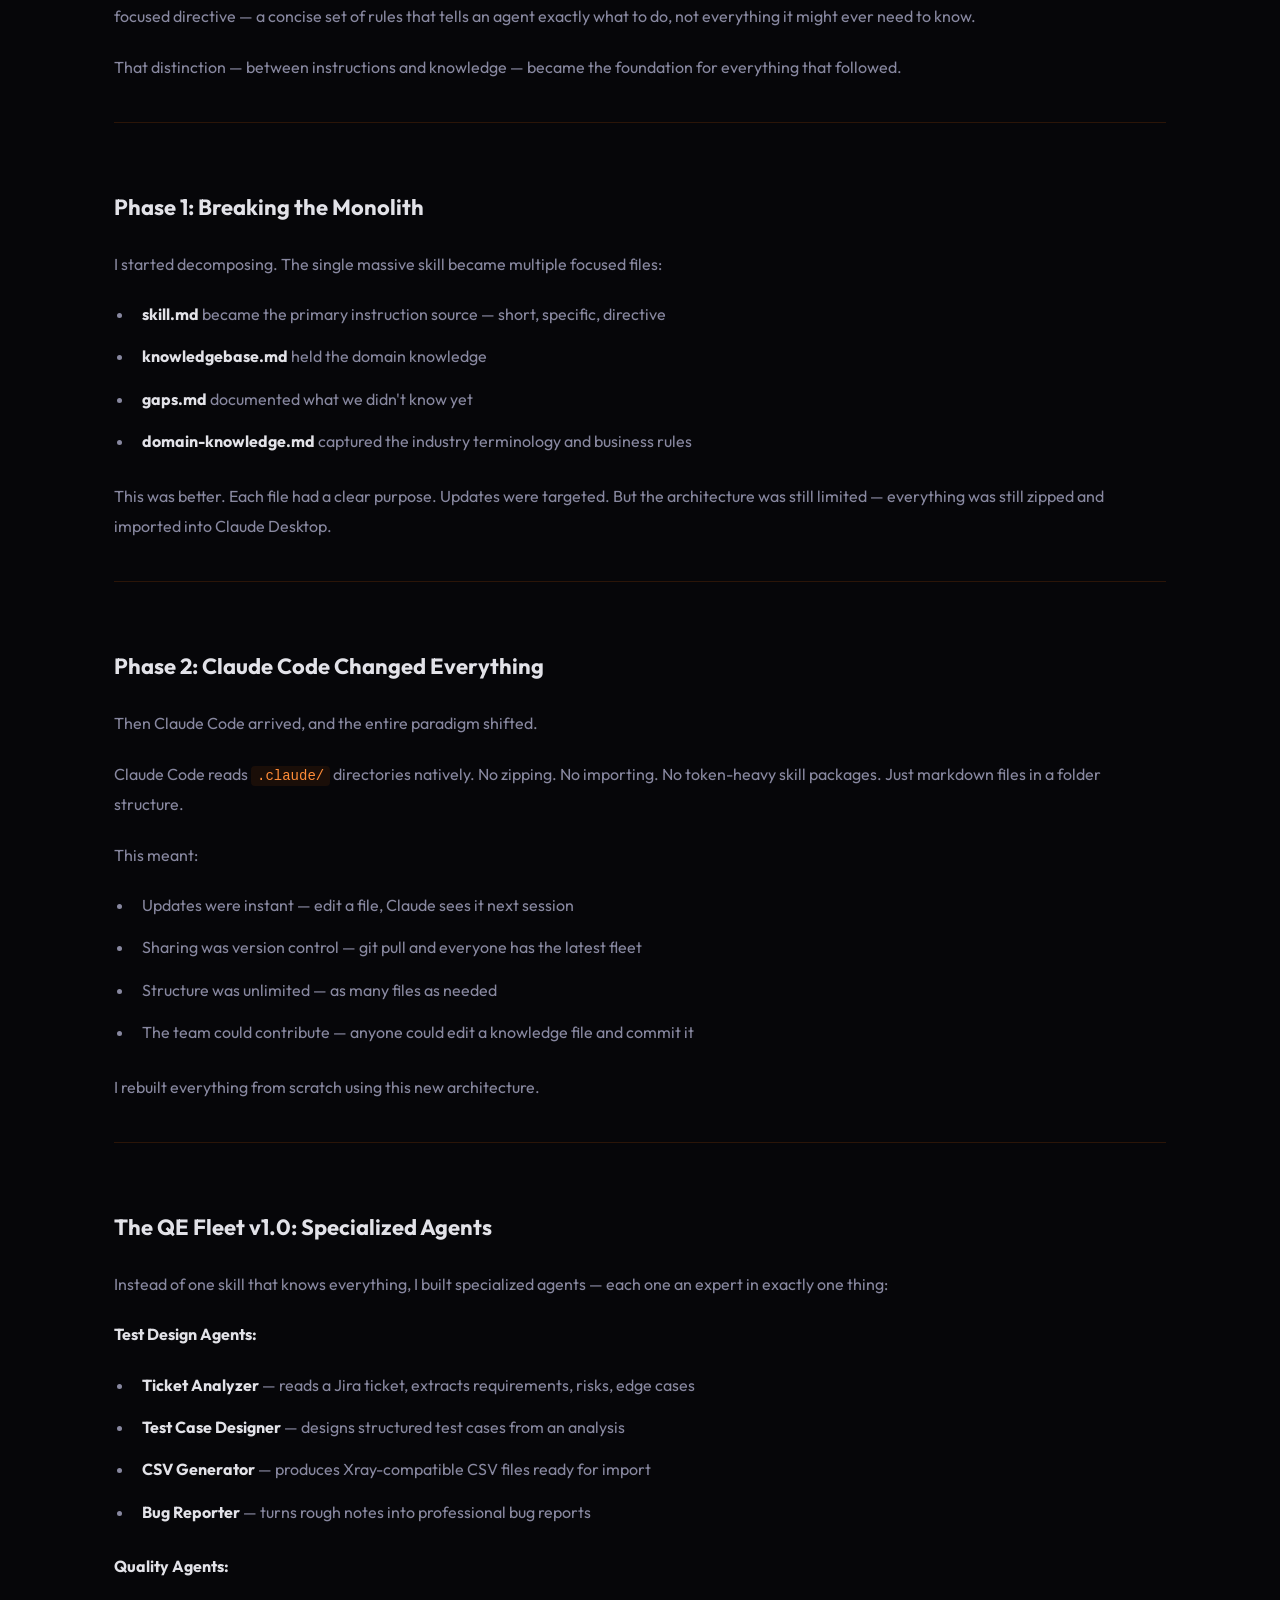
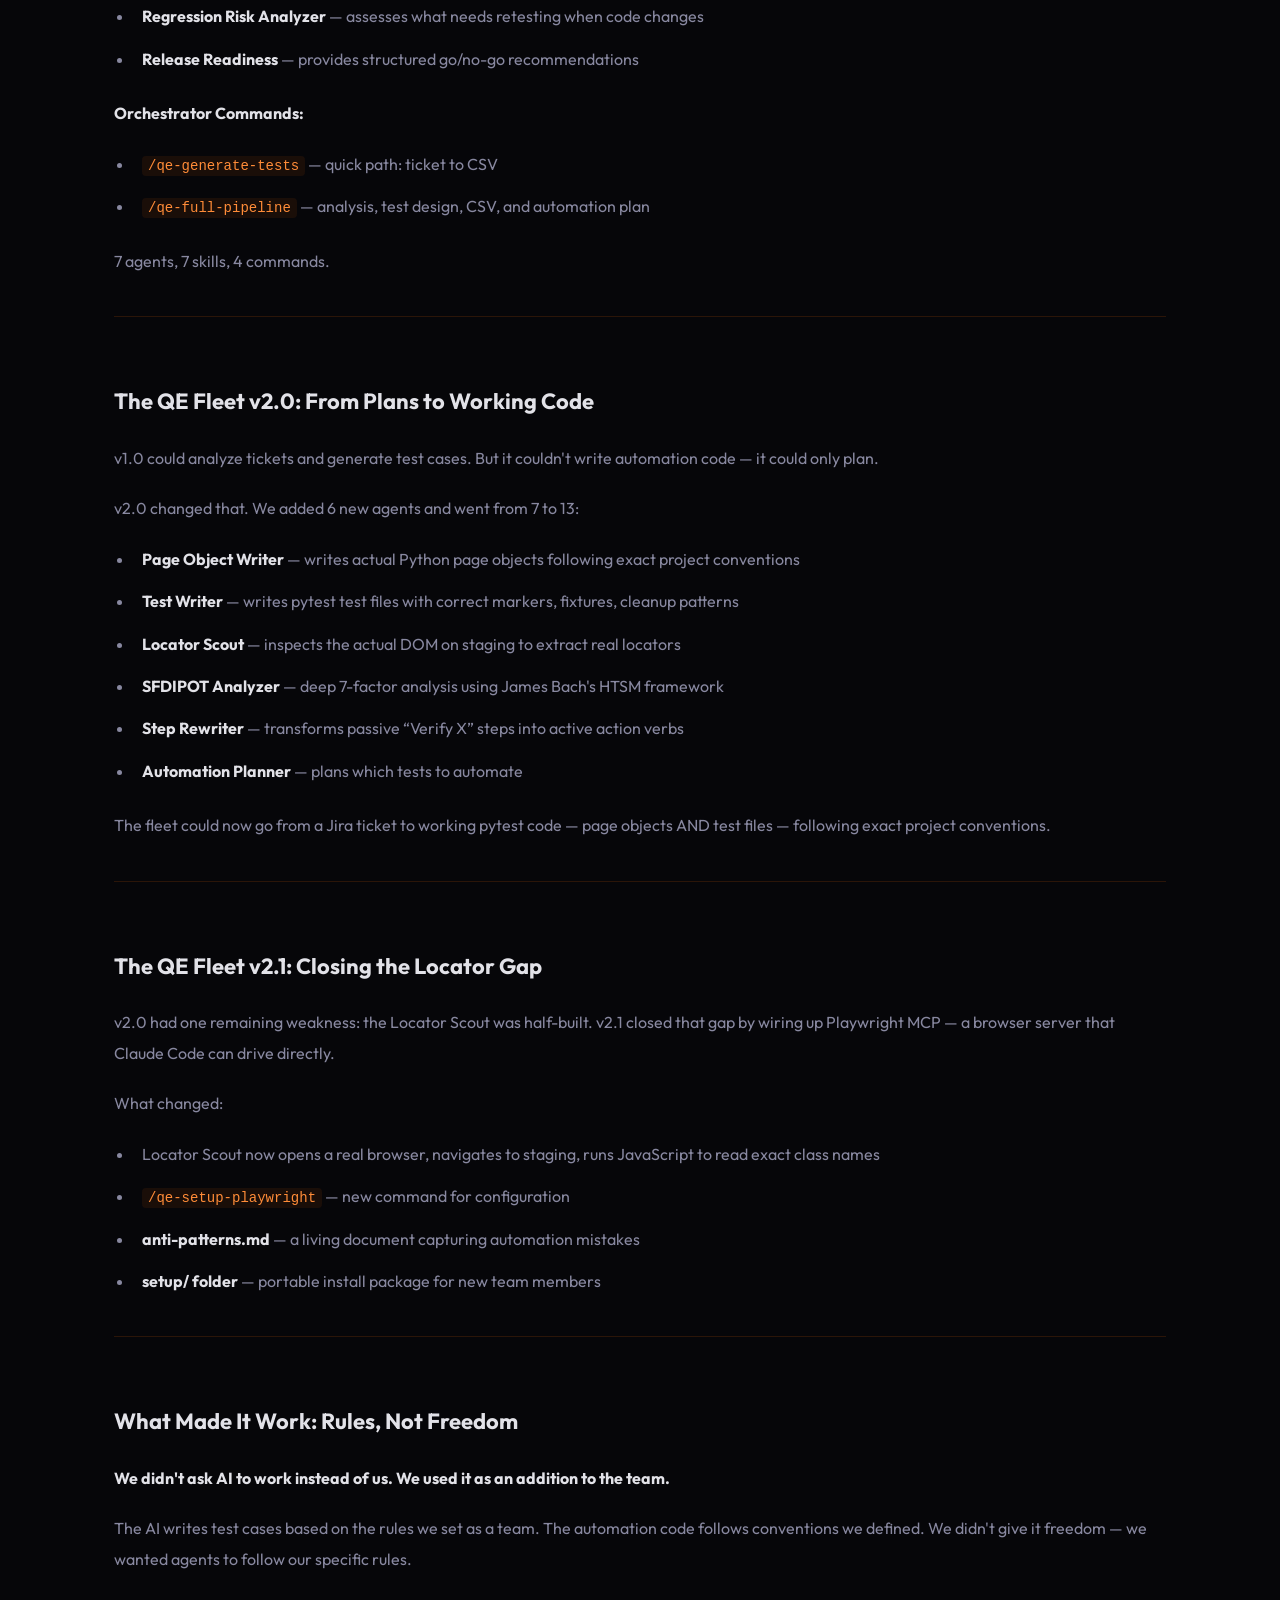
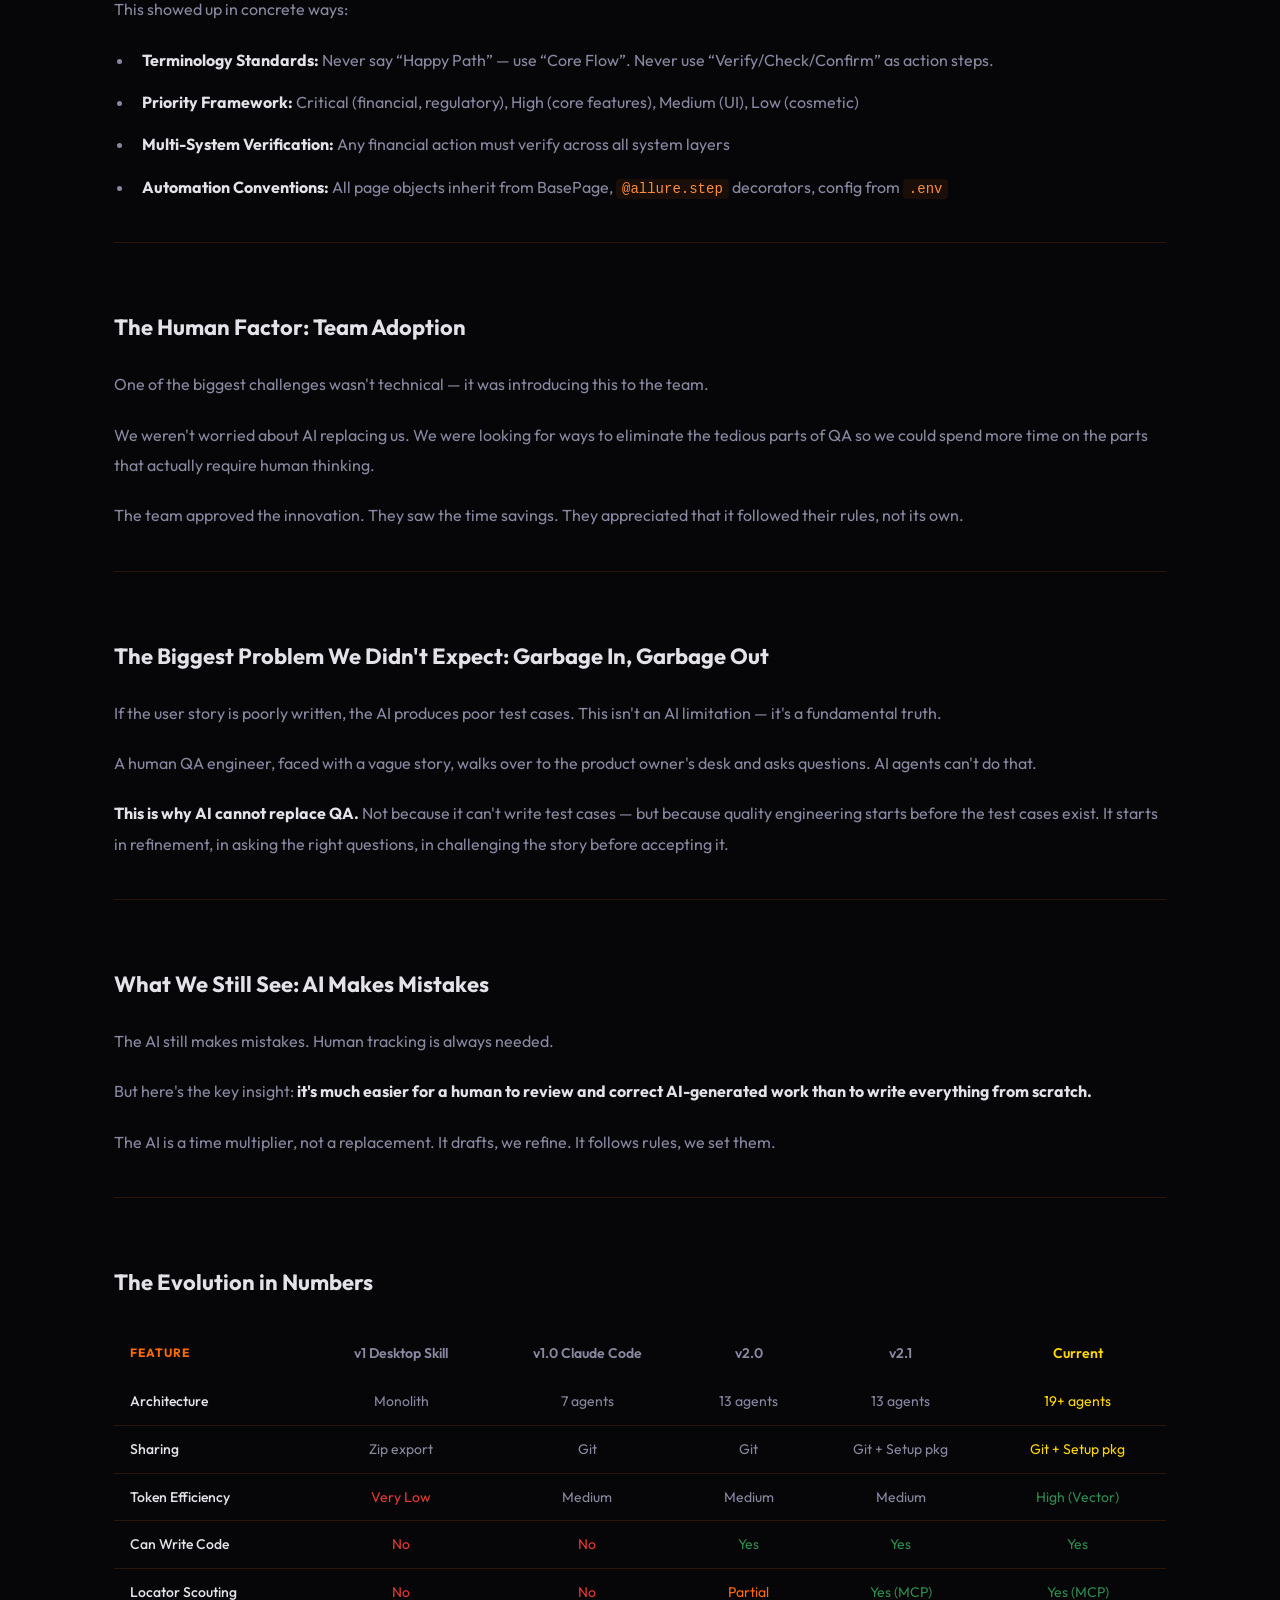
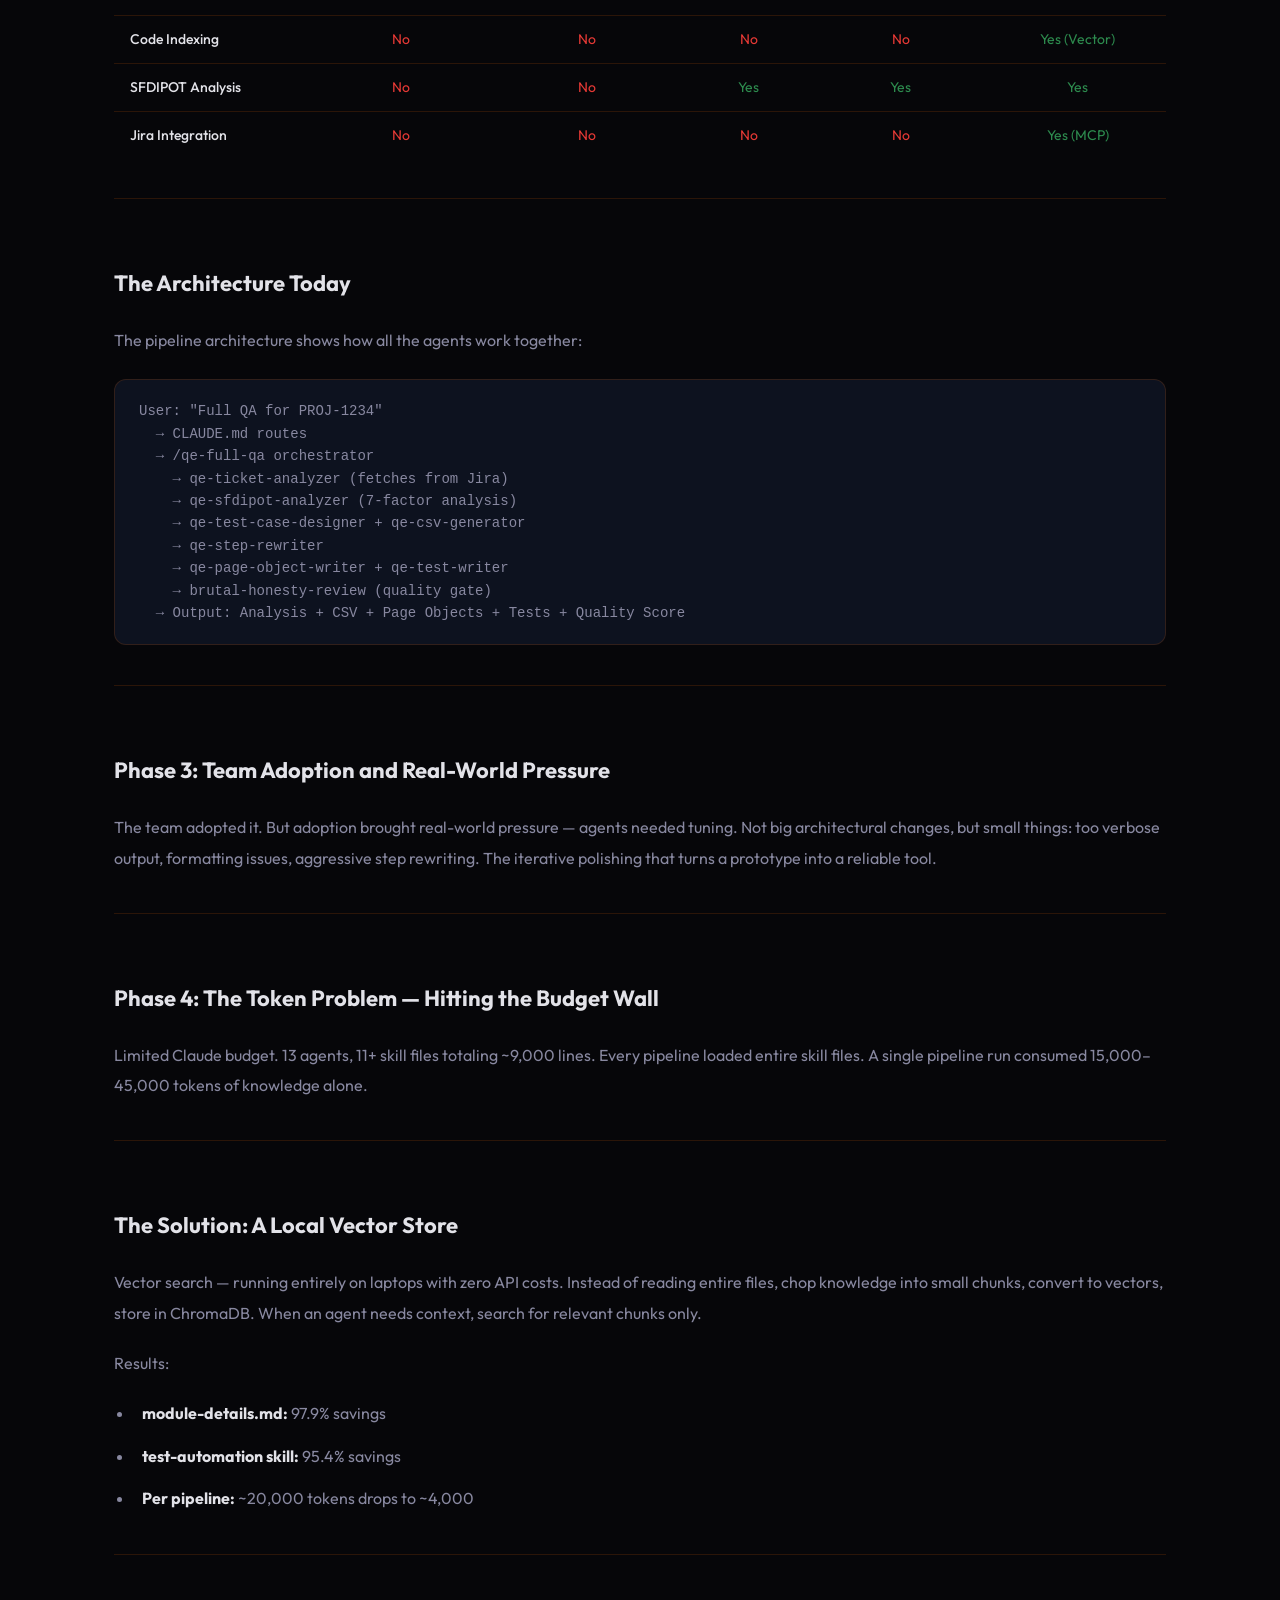
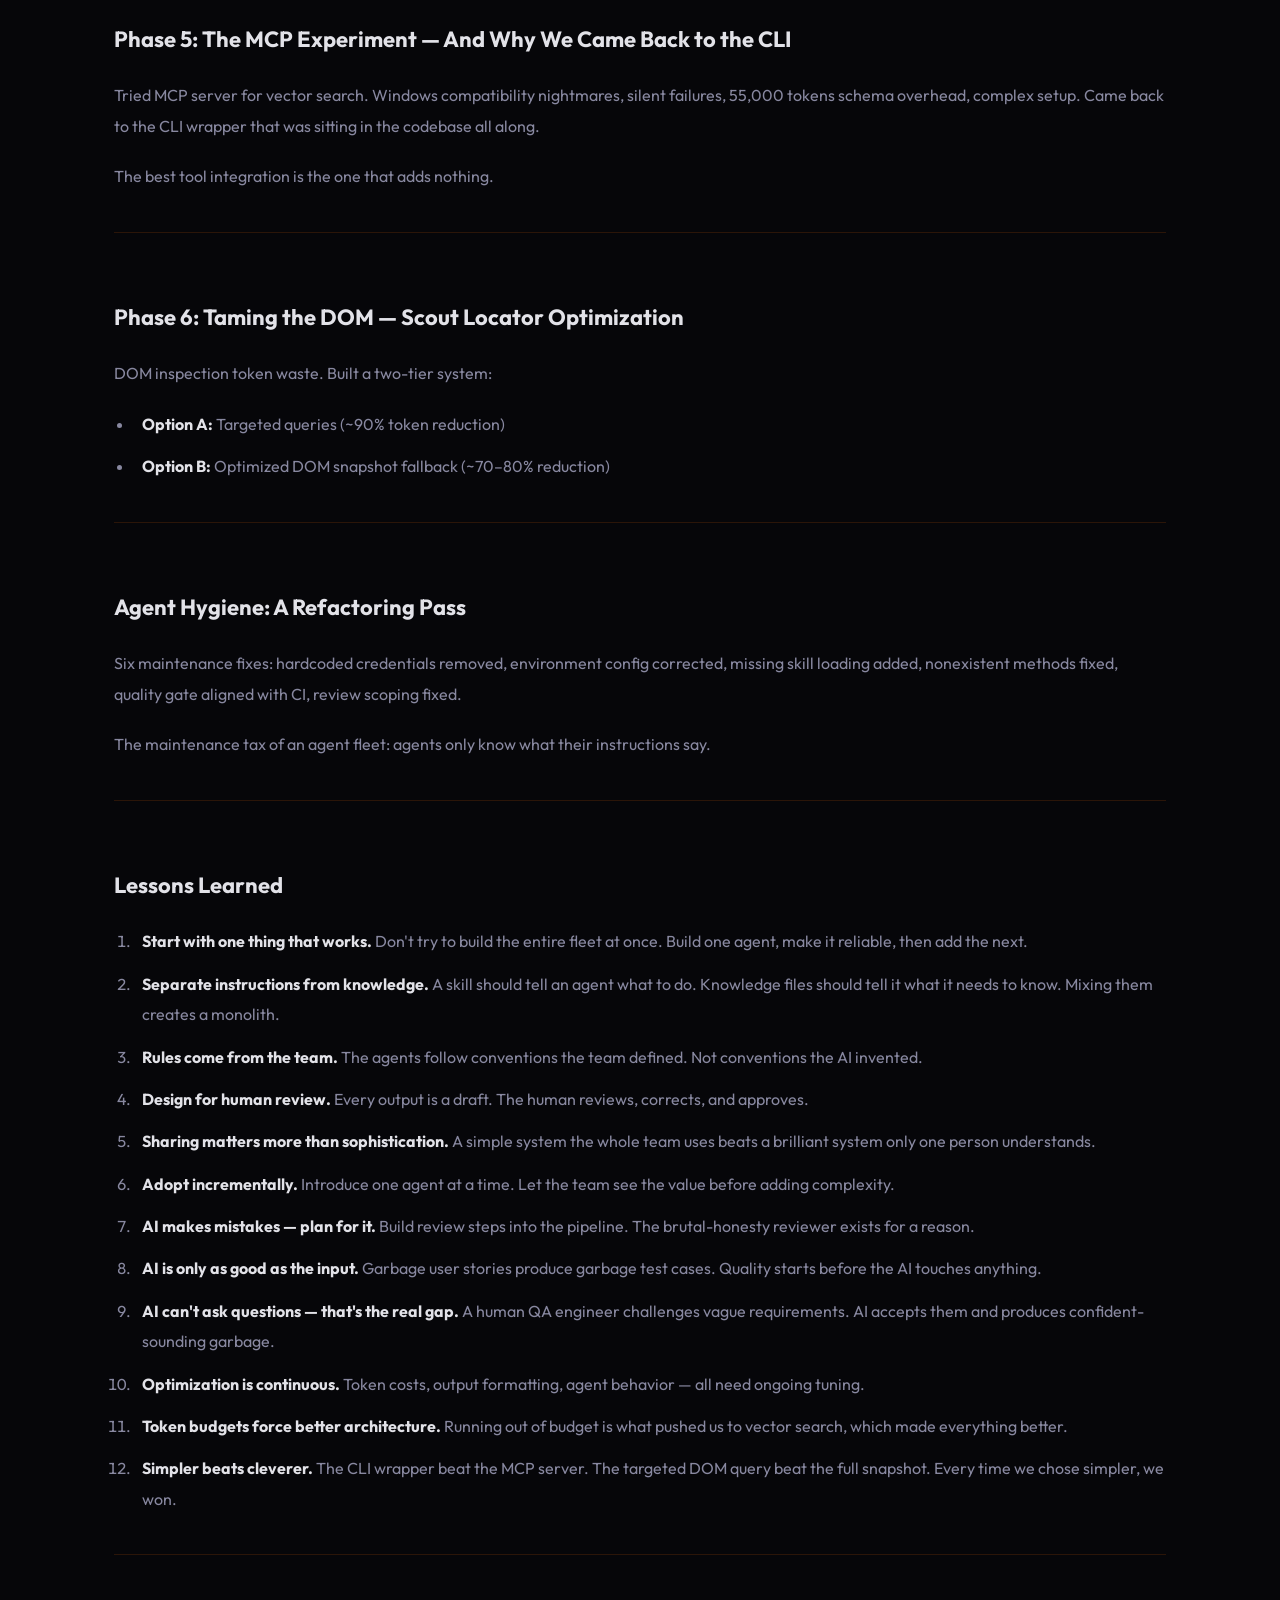
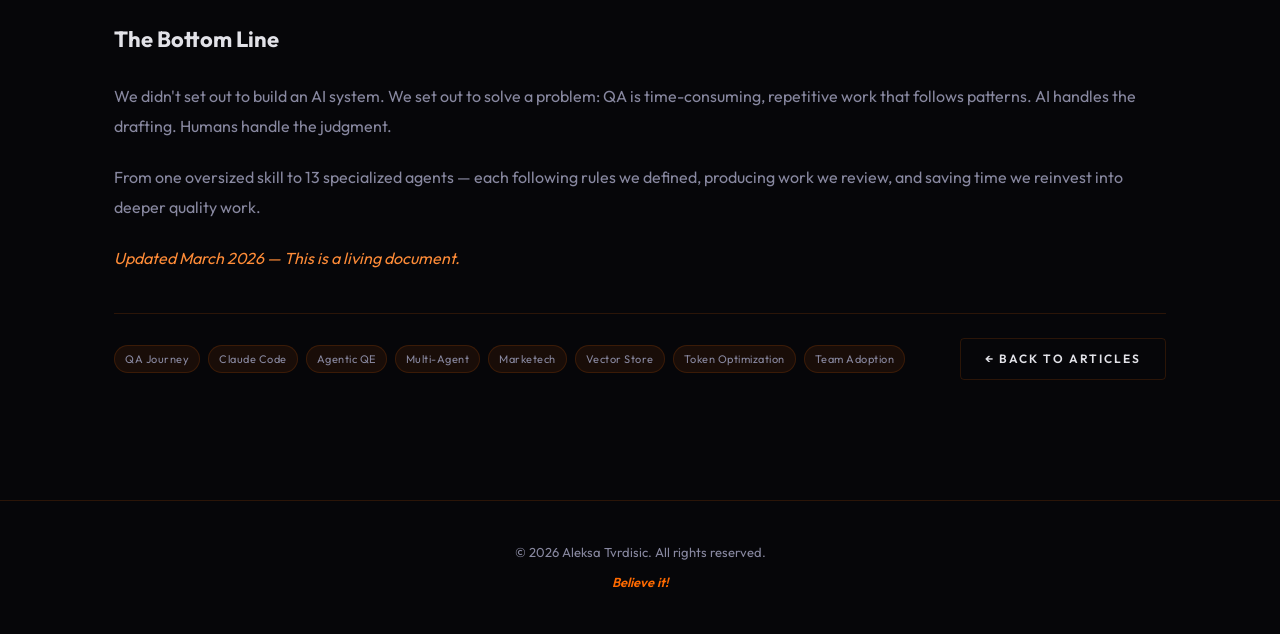
<file: src/articles/qa-journey.html>
<!DOCTYPE html>
<html lang="en">
<head>
  <meta charset="UTF-8">
  <meta name="viewport" content="width=device-width, initial-scale=1.0">
  <title>From One Giant Skill to an AI-Powered QA Team | Aleksa Tvrdisic</title>
  <meta name="description" content="A story about learning, iterating, and integrating AI agents into a real QA team -- combining human judgment with AI efficiency.">
  <meta property="og:title" content="From One Giant Skill to an AI-Powered QA Team | Aleksa Tvrdisic">
  <meta property="og:description" content="How We Built an Agentic Quality Engineering System -- from one oversized skill to 13 specialized agents.">
  <meta property="og:type" content="article">
  <meta property="og:image" content="../assets/og-image.png">
  <meta name="twitter:card" content="summary_large_image">
  <link rel="icon" href="../assets/favicon.svg" type="image/svg+xml">
  <link rel="icon" href="../assets/favicon.ico" sizes="32x32">
  <link rel="preconnect" href="https://fonts.googleapis.com">
  <link href="https://fonts.googleapis.com/css2?family=Outfit:wght@300;400;500;600;700;800;900&display=swap" rel="stylesheet">
  <link rel="stylesheet" href="../css/style.css">
</head>
<body>

  <a href="#article-content" class="skip-nav">Skip to article</a>

  <div id="loader">
    <div class="loader-spiral"></div>
    <p class="loader-text">Performing Hand Seals<span class="dots">...</span></p>
  </div>

  <nav id="navbar">
    <a href="../index.html" class="nav-logo">
      <svg class="logo-spiral" viewBox="0 0 40 40" width="32" height="32">
        <path d="M20 2a18 18 0 0 1 0 36 14 14 0 0 1 0-28 10 10 0 0 1 0 20 6 6 0 0 1 0-12 2 2 0 0 1 0 4" fill="none" stroke="currentColor" stroke-width="2.5" stroke-linecap="round"/>
      </svg>
      <span>ALEKSA</span>
    </a>
    <div class="nav-links">
      <a href="../index.html#about" data-text="About">About</a>
      <a href="../index.html#skills" data-text="Skills">Skills</a>
      <a href="../index.html#experience" data-text="Experience">Experience</a>
      <a href="../index.html#ai-journey" data-text="AI Innovation">AI Innovation</a>
      <a href="../index.html#projects" data-text="Projects">Projects</a>
      <a href="../blog.html" class="active" data-text="Blog">Blog</a>
      <a href="../index.html#contact" data-text="Contact">Contact</a>
    </div>
    <button class="nav-toggle" id="navToggle" aria-label="Toggle menu">
      <span></span><span></span><span></span>
    </button>
  </nav>

  <main id="article-content">

  <section class="blog-hero">
    <div class="container">
      <div class="article-header article-page-header">
        <span class="mission-rank s-rank">S</span>
        <h1>From One Giant Skill to an AI-Powered QA Team: How We Built an Agentic Quality Engineering System</h1>
        <p class="article-subtitle">A story about learning, iterating, and integrating AI agents into a real QA team &mdash; combining human judgment with AI efficiency.</p>
        <div class="article-meta article-page-meta">
          <span>February&ndash;March 2026</span>
          <span>&bull;</span>
          <span>~25 min read</span>
        </div>
      </div>
    </div>
  </section>

  <section class="section">
    <div class="container">
      <div class="article-page-wrapper">
        <article class="article">
          <div class="article-body">

            <h3>The Beginning: One Skill to Rule Them All</h3>

            <p>It started with curiosity.</p>

            <p>Before I knew anything about agentic AI, agent orchestration, or prompt engineering patterns, I discovered Claude's skill system. I thought: what if I could teach Claude everything about our QA process and have it help us write test cases?</p>

            <p>So I built a skill. One massive skill.</p>

            <p>It had everything in it &mdash; every navigation path in our application, every test case pattern, every business rule, acceptance criteria examples, domain terminology, automation conventions, page object structures. It was a comprehensive instruction manual for our entire QA process, packed into a single file.</p>

            <p>And it worked. Sort of.</p>

            <p>The skill was too large. It consumed enormous amounts of tokens. It was hard to update &mdash; changing one thing meant re-importing the entire package. Sharing it with the team was a nightmare because it was zipped and imported into Claude Desktop as a single monolithic block. Every update meant re-zipping, re-importing, and hoping nothing broke.</p>

            <p>But the idea was right. The execution needed to evolve.</p>

            <hr>

            <h3>The Turning Point: &ldquo;Your Skill Is Too Big&rdquo;</h3>

            <p>The breakthrough came from a conversation with Dragan Spiridonov, who looked at what I'd built and said something that changed my approach entirely:</p>

            <blockquote>&ldquo;Your skill is too big. A skill should just be a short, specific instruction for an agent &mdash; not an encyclopedia.&rdquo;</blockquote>

            <p>My skill had all the data, all the paths, all the instructions, all the test case examples, everything bundled together. What it should have been was a focused directive &mdash; a concise set of rules that tells an agent exactly what to do, not everything it might ever need to know.</p>

            <p>That distinction &mdash; between instructions and knowledge &mdash; became the foundation for everything that followed.</p>

            <hr>

            <h3>Phase 1: Breaking the Monolith</h3>

            <p>I started decomposing. The single massive skill became multiple focused files:</p>

            <ul>
              <li><strong>skill.md</strong> became the primary instruction source &mdash; short, specific, directive</li>
              <li><strong>knowledgebase.md</strong> held the domain knowledge</li>
              <li><strong>gaps.md</strong> documented what we didn't know yet</li>
              <li><strong>domain-knowledge.md</strong> captured the industry terminology and business rules</li>
            </ul>

            <p>This was better. Each file had a clear purpose. Updates were targeted. But the architecture was still limited &mdash; everything was still zipped and imported into Claude Desktop.</p>

            <hr>

            <h3>Phase 2: Claude Code Changed Everything</h3>

            <p>Then Claude Code arrived, and the entire paradigm shifted.</p>

            <p>Claude Code reads <code>.claude/</code> directories natively. No zipping. No importing. No token-heavy skill packages. Just markdown files in a folder structure.</p>

            <p>This meant:</p>

            <ul>
              <li>Updates were instant &mdash; edit a file, Claude sees it next session</li>
              <li>Sharing was version control &mdash; git pull and everyone has the latest fleet</li>
              <li>Structure was unlimited &mdash; as many files as needed</li>
              <li>The team could contribute &mdash; anyone could edit a knowledge file and commit it</li>
            </ul>

            <p>I rebuilt everything from scratch using this new architecture.</p>

            <hr>

            <h3>The QE Fleet v1.0: Specialized Agents</h3>

            <p>Instead of one skill that knows everything, I built specialized agents &mdash; each one an expert in exactly one thing:</p>

            <p><strong>Test Design Agents:</strong></p>

            <ul>
              <li><strong>Ticket Analyzer</strong> &mdash; reads a Jira ticket, extracts requirements, risks, edge cases</li>
              <li><strong>Test Case Designer</strong> &mdash; designs structured test cases from an analysis</li>
              <li><strong>CSV Generator</strong> &mdash; produces Xray-compatible CSV files ready for import</li>
              <li><strong>Bug Reporter</strong> &mdash; turns rough notes into professional bug reports</li>
            </ul>

            <p><strong>Quality Agents:</strong></p>

            <ul>
              <li><strong>Regression Risk Analyzer</strong> &mdash; assesses what needs retesting when code changes</li>
              <li><strong>Release Readiness</strong> &mdash; provides structured go/no-go recommendations</li>
            </ul>

            <p><strong>Orchestrator Commands:</strong></p>

            <ul>
              <li><code>/qe-generate-tests</code> &mdash; quick path: ticket to CSV</li>
              <li><code>/qe-full-pipeline</code> &mdash; analysis, test design, CSV, and automation plan</li>
            </ul>

            <p>7 agents, 7 skills, 4 commands.</p>

            <hr>

            <h3>The QE Fleet v2.0: From Plans to Working Code</h3>

            <p>v1.0 could analyze tickets and generate test cases. But it couldn't write automation code &mdash; it could only plan.</p>

            <p>v2.0 changed that. We added 6 new agents and went from 7 to 13:</p>

            <ul>
              <li><strong>Page Object Writer</strong> &mdash; writes actual Python page objects following exact project conventions</li>
              <li><strong>Test Writer</strong> &mdash; writes pytest test files with correct markers, fixtures, cleanup patterns</li>
              <li><strong>Locator Scout</strong> &mdash; inspects the actual DOM on staging to extract real locators</li>
              <li><strong>SFDIPOT Analyzer</strong> &mdash; deep 7-factor analysis using James Bach's HTSM framework</li>
              <li><strong>Step Rewriter</strong> &mdash; transforms passive &ldquo;Verify X&rdquo; steps into active action verbs</li>
              <li><strong>Automation Planner</strong> &mdash; plans which tests to automate</li>
            </ul>

            <p>The fleet could now go from a Jira ticket to working pytest code &mdash; page objects AND test files &mdash; following exact project conventions.</p>

            <hr>

            <h3>The QE Fleet v2.1: Closing the Locator Gap</h3>

            <p>v2.0 had one remaining weakness: the Locator Scout was half-built. v2.1 closed that gap by wiring up Playwright MCP &mdash; a browser server that Claude Code can drive directly.</p>

            <p>What changed:</p>

            <ul>
              <li>Locator Scout now opens a real browser, navigates to staging, runs JavaScript to read exact class names</li>
              <li><code>/qe-setup-playwright</code> &mdash; new command for configuration</li>
              <li><strong>anti-patterns.md</strong> &mdash; a living document capturing automation mistakes</li>
              <li><strong>setup/ folder</strong> &mdash; portable install package for new team members</li>
            </ul>

            <hr>

            <h3>What Made It Work: Rules, Not Freedom</h3>

            <p><strong>We didn't ask AI to work instead of us. We used it as an addition to the team.</strong></p>

            <p>The AI writes test cases based on the rules we set as a team. The automation code follows conventions we defined. We didn't give it freedom &mdash; we wanted agents to follow our specific rules.</p>

            <p>This showed up in concrete ways:</p>

            <ul>
              <li><strong>Terminology Standards:</strong> Never say &ldquo;Happy Path&rdquo; &mdash; use &ldquo;Core Flow&rdquo;. Never use &ldquo;Verify/Check/Confirm&rdquo; as action steps.</li>
              <li><strong>Priority Framework:</strong> Critical (financial, regulatory), High (core features), Medium (UI), Low (cosmetic)</li>
              <li><strong>Multi-System Verification:</strong> Any financial action must verify across all system layers</li>
              <li><strong>Automation Conventions:</strong> All page objects inherit from BasePage, <code>@allure.step</code> decorators, config from <code>.env</code></li>
            </ul>

            <hr>

            <h3>The Human Factor: Team Adoption</h3>

            <p>One of the biggest challenges wasn't technical &mdash; it was introducing this to the team.</p>

            <p>We weren't worried about AI replacing us. We were looking for ways to eliminate the tedious parts of QA so we could spend more time on the parts that actually require human thinking.</p>

            <p>The team approved the innovation. They saw the time savings. They appreciated that it followed their rules, not its own.</p>

            <hr>

            <h3>The Biggest Problem We Didn't Expect: Garbage In, Garbage Out</h3>

            <p>If the user story is poorly written, the AI produces poor test cases. This isn't an AI limitation &mdash; it's a fundamental truth.</p>

            <p>A human QA engineer, faced with a vague story, walks over to the product owner's desk and asks questions. AI agents can't do that.</p>

            <p><strong>This is why AI cannot replace QA.</strong> Not because it can't write test cases &mdash; but because quality engineering starts before the test cases exist. It starts in refinement, in asking the right questions, in challenging the story before accepting it.</p>

            <hr>

            <h3>What We Still See: AI Makes Mistakes</h3>

            <p>The AI still makes mistakes. Human tracking is always needed.</p>

            <p>But here's the key insight: <strong>it's much easier for a human to review and correct AI-generated work than to write everything from scratch.</strong></p>

            <p>The AI is a time multiplier, not a replacement. It drafts, we refine. It follows rules, we set them.</p>

            <hr>

            <h3>The Evolution in Numbers</h3>

            <div class="evolution-table-wrapper">
              <table class="evolution-table">
                <thead>
                  <tr>
                    <th>Feature</th>
                    <th>v1 Desktop Skill</th>
                    <th>v1.0 Claude Code</th>
                    <th>v2.0</th>
                    <th>v2.1</th>
                    <th>Current</th>
                  </tr>
                </thead>
                <tbody>
                  <tr>
                    <td>Architecture</td>
                    <td>Monolith</td>
                    <td>7 agents</td>
                    <td>13 agents</td>
                    <td>13 agents</td>
                    <td class="cell-gold">19+ agents</td>
                  </tr>
                  <tr>
                    <td>Sharing</td>
                    <td>Zip export</td>
                    <td>Git</td>
                    <td>Git</td>
                    <td>Git + Setup pkg</td>
                    <td class="cell-gold">Git + Setup pkg</td>
                  </tr>
                  <tr>
                    <td>Token Efficiency</td>
                    <td class="cell-red">Very Low</td>
                    <td>Medium</td>
                    <td>Medium</td>
                    <td>Medium</td>
                    <td class="cell-green">High (Vector)</td>
                  </tr>
                  <tr>
                    <td>Can Write Code</td>
                    <td class="cell-red">No</td>
                    <td class="cell-red">No</td>
                    <td class="cell-green">Yes</td>
                    <td class="cell-green">Yes</td>
                    <td class="cell-green">Yes</td>
                  </tr>
                  <tr>
                    <td>Locator Scouting</td>
                    <td class="cell-red">No</td>
                    <td class="cell-red">No</td>
                    <td class="cell-orange">Partial</td>
                    <td class="cell-green">Yes (MCP)</td>
                    <td class="cell-green">Yes (MCP)</td>
                  </tr>
                  <tr>
                    <td>Code Indexing</td>
                    <td class="cell-red">No</td>
                    <td class="cell-red">No</td>
                    <td class="cell-red">No</td>
                    <td class="cell-red">No</td>
                    <td class="cell-green">Yes (Vector)</td>
                  </tr>
                  <tr>
                    <td>SFDIPOT Analysis</td>
                    <td class="cell-red">No</td>
                    <td class="cell-red">No</td>
                    <td class="cell-green">Yes</td>
                    <td class="cell-green">Yes</td>
                    <td class="cell-green">Yes</td>
                  </tr>
                  <tr>
                    <td>Jira Integration</td>
                    <td class="cell-red">No</td>
                    <td class="cell-red">No</td>
                    <td class="cell-red">No</td>
                    <td class="cell-red">No</td>
                    <td class="cell-green">Yes (MCP)</td>
                  </tr>
                </tbody>
              </table>
            </div>

            <hr>

            <h3>The Architecture Today</h3>

            <p>The pipeline architecture shows how all the agents work together:</p>

            <pre><code>User: "Full QA for PROJ-1234"
  &rarr; CLAUDE.md routes
  &rarr; /qe-full-qa orchestrator
    &rarr; qe-ticket-analyzer (fetches from Jira)
    &rarr; qe-sfdipot-analyzer (7-factor analysis)
    &rarr; qe-test-case-designer + qe-csv-generator
    &rarr; qe-step-rewriter
    &rarr; qe-page-object-writer + qe-test-writer
    &rarr; brutal-honesty-review (quality gate)
  &rarr; Output: Analysis + CSV + Page Objects + Tests + Quality Score</code></pre>

            <hr>

            <h3>Phase 3: Team Adoption and Real-World Pressure</h3>

            <p>The team adopted it. But adoption brought real-world pressure &mdash; agents needed tuning. Not big architectural changes, but small things: too verbose output, formatting issues, aggressive step rewriting. The iterative polishing that turns a prototype into a reliable tool.</p>

            <hr>

            <h3>Phase 4: The Token Problem &mdash; Hitting the Budget Wall</h3>

            <p>Limited Claude budget. 13 agents, 11+ skill files totaling ~9,000 lines. Every pipeline loaded entire skill files. A single pipeline run consumed 15,000&ndash;45,000 tokens of knowledge alone.</p>

            <hr>

            <h3>The Solution: A Local Vector Store</h3>

            <p>Vector search &mdash; running entirely on laptops with zero API costs. Instead of reading entire files, chop knowledge into small chunks, convert to vectors, store in ChromaDB. When an agent needs context, search for relevant chunks only.</p>

            <p>Results:</p>

            <ul>
              <li><strong>module-details.md:</strong> 97.9% savings</li>
              <li><strong>test-automation skill:</strong> 95.4% savings</li>
              <li><strong>Per pipeline:</strong> ~20,000 tokens drops to ~4,000</li>
            </ul>

            <hr>

            <h3>Phase 5: The MCP Experiment &mdash; And Why We Came Back to the CLI</h3>

            <p>Tried MCP server for vector search. Windows compatibility nightmares, silent failures, 55,000 tokens schema overhead, complex setup. Came back to the CLI wrapper that was sitting in the codebase all along.</p>

            <p>The best tool integration is the one that adds nothing.</p>

            <hr>

            <h3>Phase 6: Taming the DOM &mdash; Scout Locator Optimization</h3>

            <p>DOM inspection token waste. Built a two-tier system:</p>

            <ul>
              <li><strong>Option A:</strong> Targeted queries (~90% token reduction)</li>
              <li><strong>Option B:</strong> Optimized DOM snapshot fallback (~70&ndash;80% reduction)</li>
            </ul>

            <hr>

            <h3>Agent Hygiene: A Refactoring Pass</h3>

            <p>Six maintenance fixes: hardcoded credentials removed, environment config corrected, missing skill loading added, nonexistent methods fixed, quality gate aligned with CI, review scoping fixed.</p>

            <p>The maintenance tax of an agent fleet: agents only know what their instructions say.</p>

            <hr>

            <h3>Lessons Learned</h3>

            <ol>
              <li><strong>Start with one thing that works.</strong> Don't try to build the entire fleet at once. Build one agent, make it reliable, then add the next.</li>
              <li><strong>Separate instructions from knowledge.</strong> A skill should tell an agent what to do. Knowledge files should tell it what it needs to know. Mixing them creates a monolith.</li>
              <li><strong>Rules come from the team.</strong> The agents follow conventions the team defined. Not conventions the AI invented.</li>
              <li><strong>Design for human review.</strong> Every output is a draft. The human reviews, corrects, and approves.</li>
              <li><strong>Sharing matters more than sophistication.</strong> A simple system the whole team uses beats a brilliant system only one person understands.</li>
              <li><strong>Adopt incrementally.</strong> Introduce one agent at a time. Let the team see the value before adding complexity.</li>
              <li><strong>AI makes mistakes &mdash; plan for it.</strong> Build review steps into the pipeline. The brutal-honesty reviewer exists for a reason.</li>
              <li><strong>AI is only as good as the input.</strong> Garbage user stories produce garbage test cases. Quality starts before the AI touches anything.</li>
              <li><strong>AI can't ask questions &mdash; that's the real gap.</strong> A human QA engineer challenges vague requirements. AI accepts them and produces confident-sounding garbage.</li>
              <li><strong>Optimization is continuous.</strong> Token costs, output formatting, agent behavior &mdash; all need ongoing tuning.</li>
              <li><strong>Token budgets force better architecture.</strong> Running out of budget is what pushed us to vector search, which made everything better.</li>
              <li><strong>Simpler beats cleverer.</strong> The CLI wrapper beat the MCP server. The targeted DOM query beat the full snapshot. Every time we chose simpler, we won.</li>
            </ol>

            <hr>

            <h3>The Bottom Line</h3>

            <p>We didn't set out to build an AI system. We set out to solve a problem: QA is time-consuming, repetitive work that follows patterns. AI handles the drafting. Humans handle the judgment.</p>

            <p>From one oversized skill to 13 specialized agents &mdash; each following rules we defined, producing work we review, and saving time we reinvest into deeper quality work.</p>

            <p><em>Updated March 2026 &mdash; This is a living document.</em></p>

          </div>

          <div class="article-footer">
            <div class="article-tags">
              <span>QA Journey</span><span>Claude Code</span><span>Agentic QE</span><span>Multi-Agent</span><span>Marketech</span><span>Vector Store</span><span>Token Optimization</span><span>Team Adoption</span>
            </div>
            <a href="../blog.html" class="btn btn-outline btn-sm">&larr; Back to Articles</a>
          </div>
        </article>
      </div>
    </div>
  </section>

  </main>

  <footer>
    <div class="container">
      <p>&copy; 2026 Aleksa Tvrdisic. All rights reserved.</p>
      <p class="footer-quote">Believe it!</p>
    </div>
  </footer>

  <script>
    window.addEventListener('load', () => {
      const loader = document.getElementById('loader');
      if (loader) loader.classList.add('hidden');
    });
    const navToggle = document.getElementById('navToggle');
    const navLinks = document.querySelector('.nav-links');
    if (navToggle && navLinks) {
      navToggle.addEventListener('click', () => {
        navToggle.classList.toggle('active');
        navLinks.classList.toggle('open');
      });
      navLinks.querySelectorAll('a').forEach(link => {
        link.addEventListener('click', () => {
          navToggle.classList.remove('active');
          navLinks.classList.remove('open');
        });
      });
    }
    const navbar = document.getElementById('navbar');
    window.addEventListener('scroll', () => {
      if (navbar) navbar.classList.toggle('scrolled', window.scrollY > 50);
    }, { passive: true });
  </script>
</body>
</html>
</file>
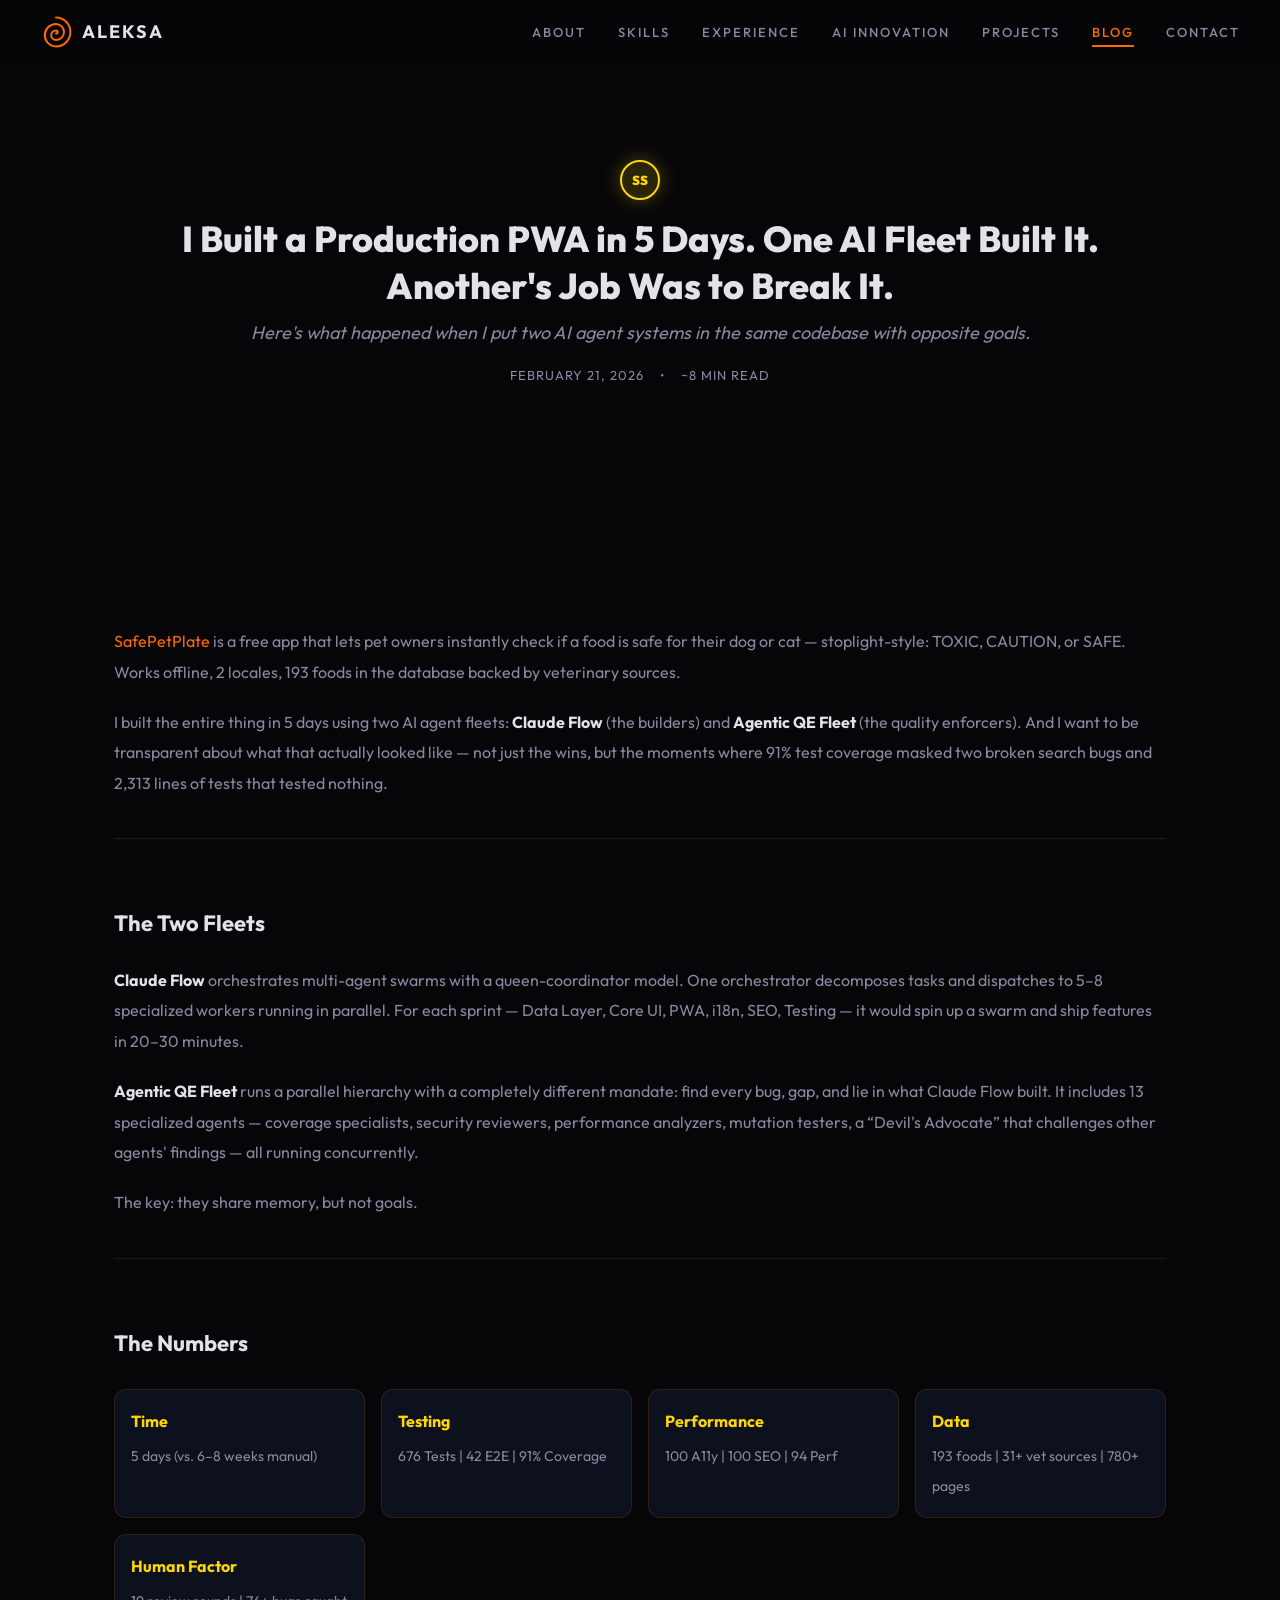
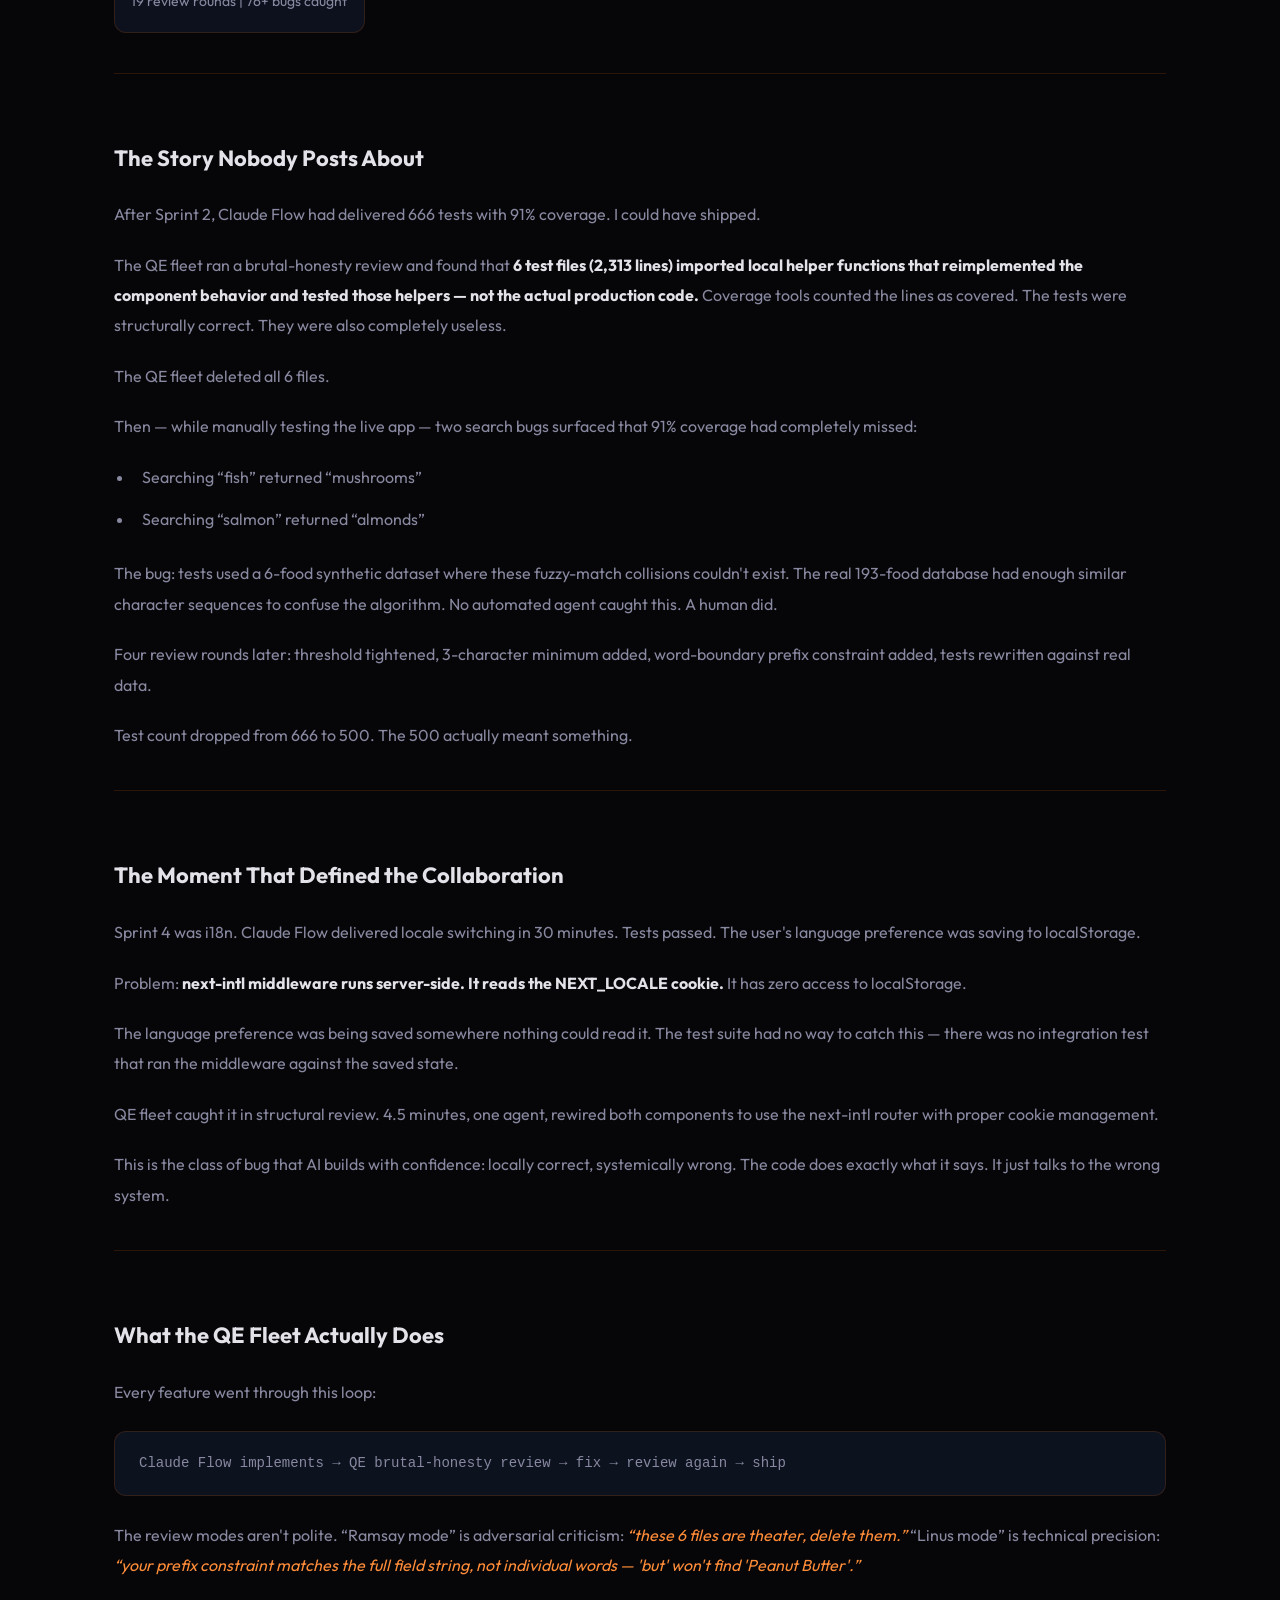
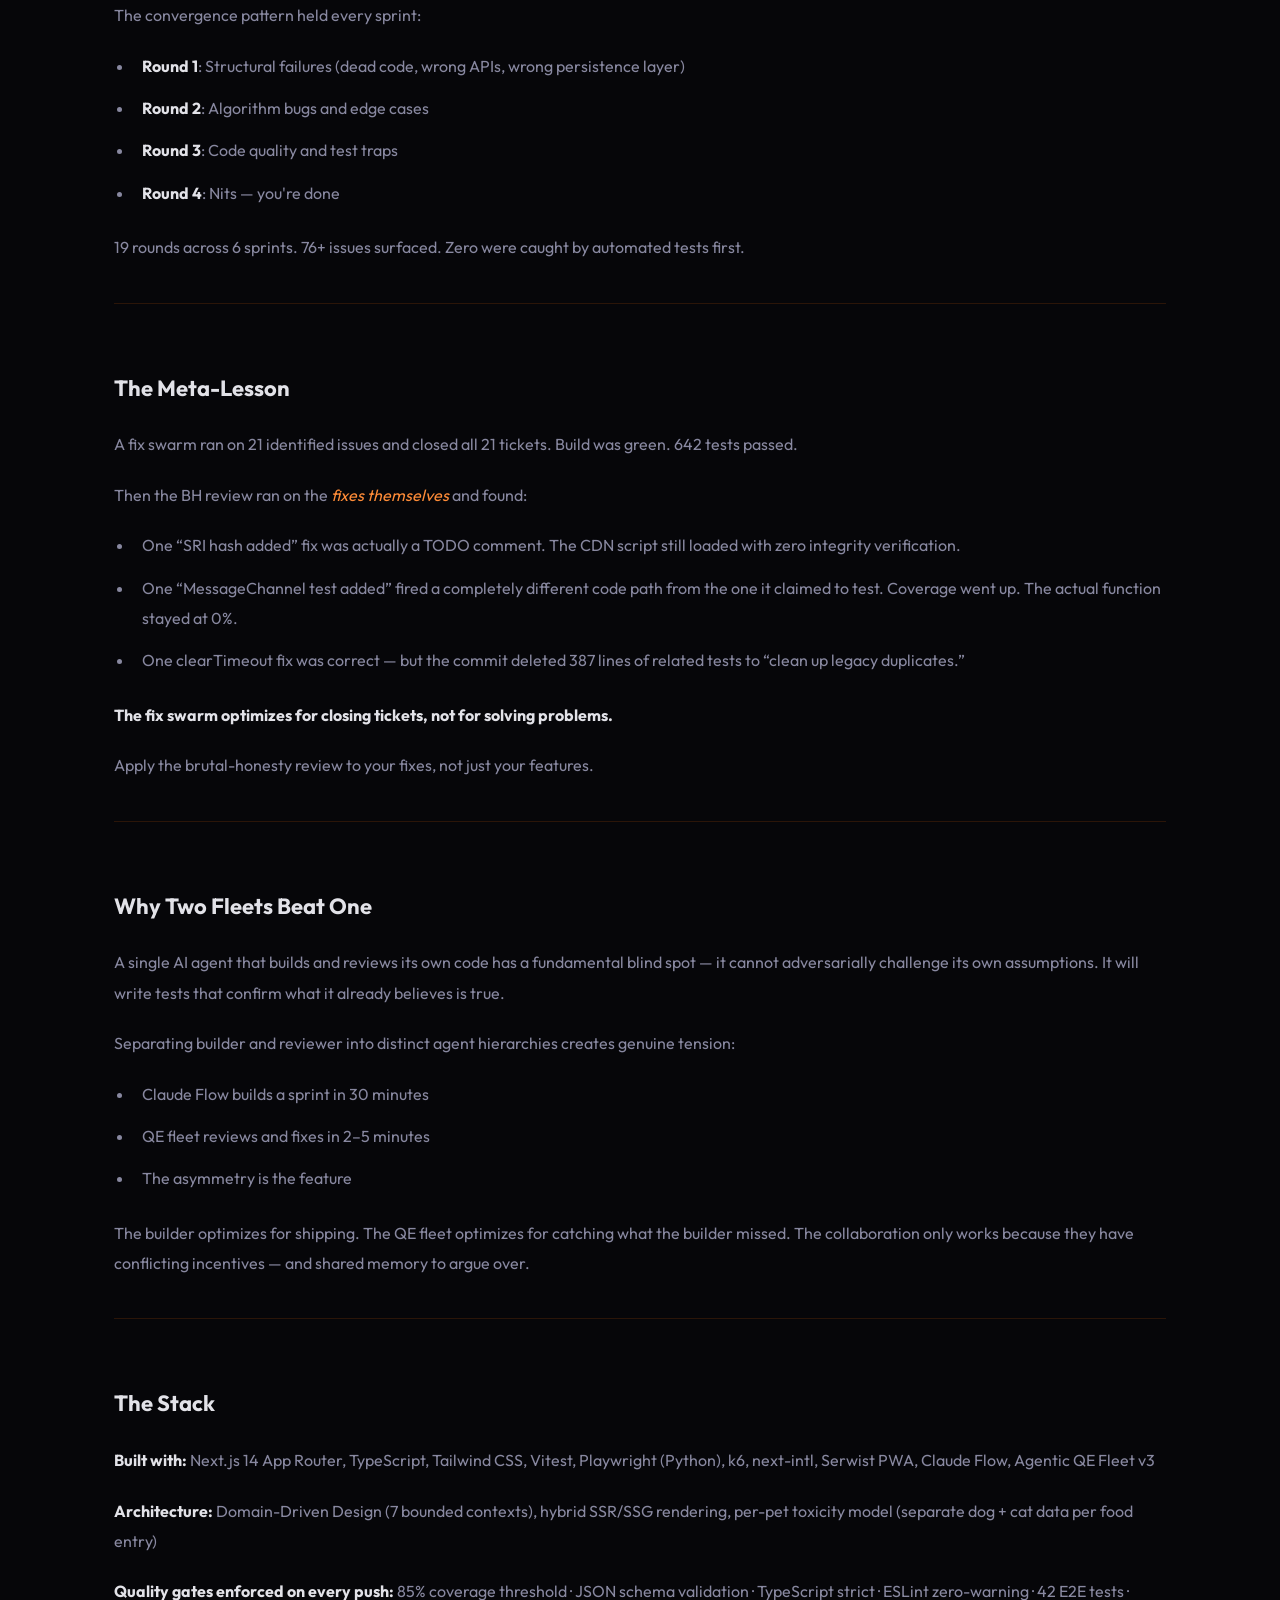
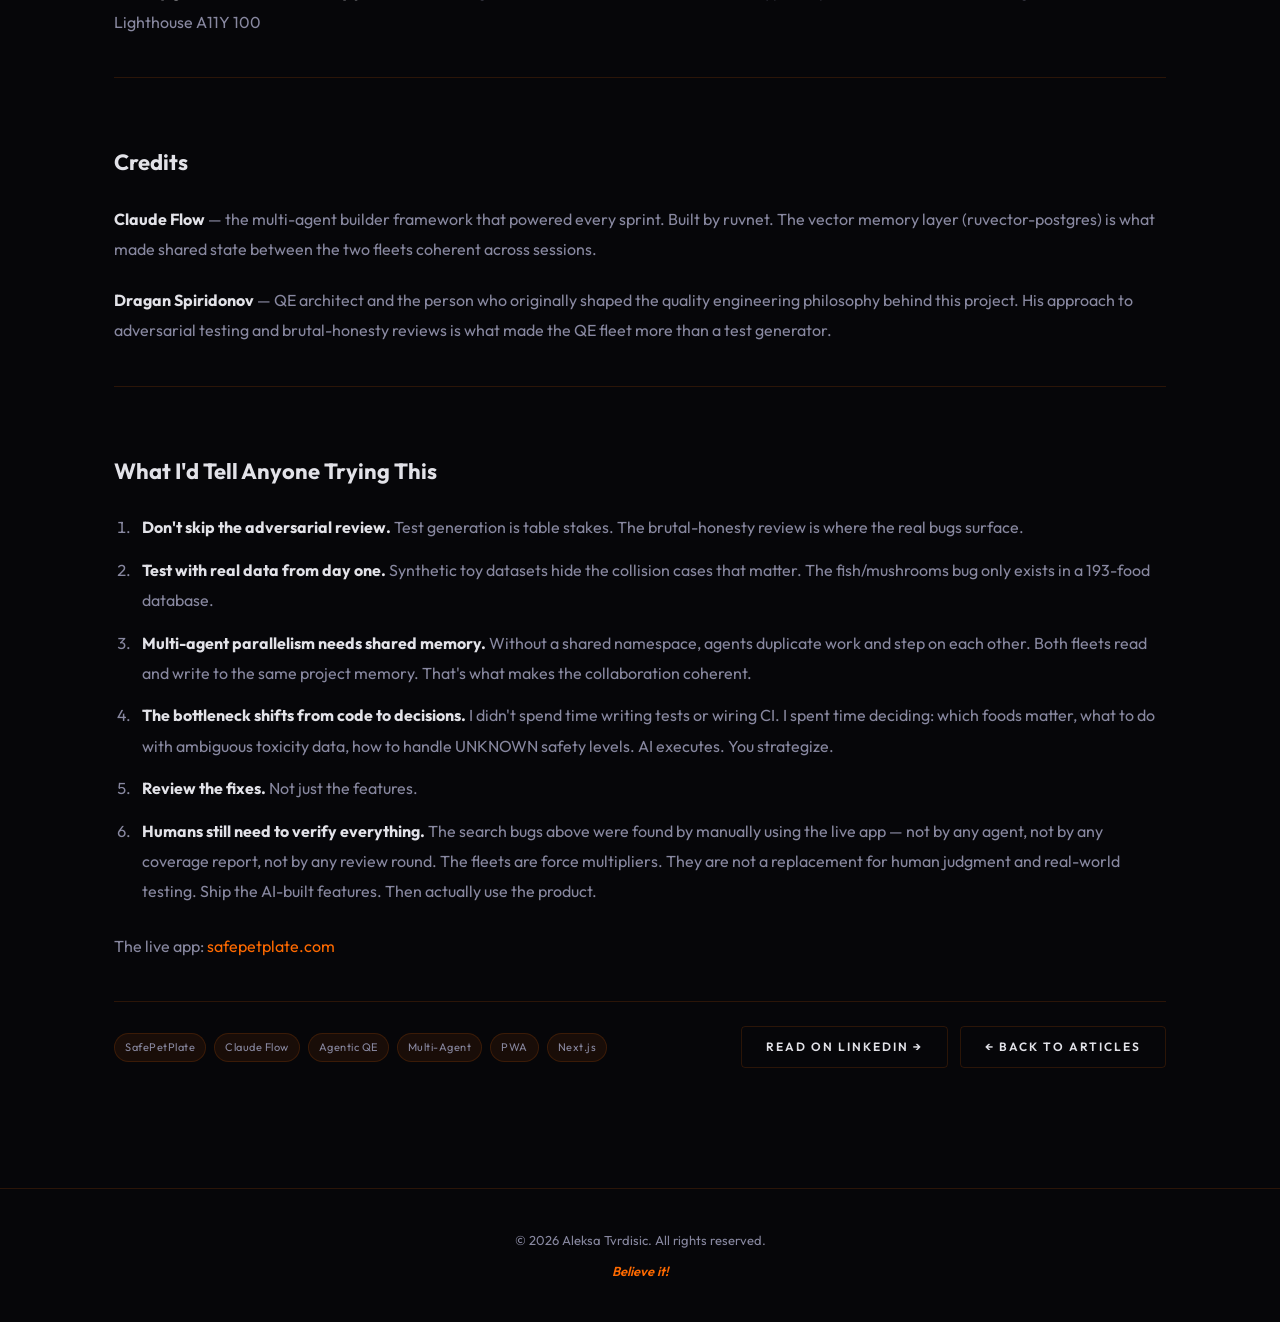
<file: src/articles/safepetplate.html>
<!DOCTYPE html>
<html lang="en">
<head>
  <meta charset="UTF-8">
  <meta name="viewport" content="width=device-width, initial-scale=1.0">
  <title>I Built a Production PWA in 5 Days | Aleksa Tvrdisic</title>
  <meta name="description" content="How I built SafePetPlate in 5 days using two AI agent fleets: Claude Flow for building and Agentic QE Fleet for quality enforcement.">
  <meta property="og:title" content="I Built a Production PWA in 5 Days | Aleksa Tvrdisic">
  <meta property="og:description" content="Here's what happened when I put two AI agent systems in the same codebase with opposite goals.">
  <meta property="og:type" content="article">
  <meta property="og:image" content="../assets/og-image.png">
  <meta name="twitter:card" content="summary_large_image">
  <link rel="icon" href="../assets/favicon.svg" type="image/svg+xml">
  <link rel="icon" href="../assets/favicon.ico" sizes="32x32">
  <link rel="preconnect" href="https://fonts.googleapis.com">
  <link href="https://fonts.googleapis.com/css2?family=Outfit:wght@300;400;500;600;700;800;900&display=swap" rel="stylesheet">
  <link rel="stylesheet" href="../css/style.css">
</head>
<body>

  <a href="#article-content" class="skip-nav">Skip to article</a>

  <div id="loader">
    <div class="loader-spiral"></div>
    <p class="loader-text">Performing Hand Seals<span class="dots">...</span></p>
  </div>

  <nav id="navbar">
    <a href="../index.html" class="nav-logo">
      <svg class="logo-spiral" viewBox="0 0 40 40" width="32" height="32">
        <path d="M20 2a18 18 0 0 1 0 36 14 14 0 0 1 0-28 10 10 0 0 1 0 20 6 6 0 0 1 0-12 2 2 0 0 1 0 4" fill="none" stroke="currentColor" stroke-width="2.5" stroke-linecap="round"/>
      </svg>
      <span>ALEKSA</span>
    </a>
    <div class="nav-links">
      <a href="../index.html#about" data-text="About">About</a>
      <a href="../index.html#skills" data-text="Skills">Skills</a>
      <a href="../index.html#experience" data-text="Experience">Experience</a>
      <a href="../index.html#ai-journey" data-text="AI Innovation">AI Innovation</a>
      <a href="../index.html#projects" data-text="Projects">Projects</a>
      <a href="../blog.html" class="active" data-text="Blog">Blog</a>
      <a href="../index.html#contact" data-text="Contact">Contact</a>
    </div>
    <button class="nav-toggle" id="navToggle" aria-label="Toggle menu">
      <span></span><span></span><span></span>
    </button>
  </nav>

  <main id="article-content">

  <section class="blog-hero">
    <div class="container">
      <div class="article-header article-page-header">
        <span class="mission-rank ss-rank">SS</span>
        <h1>I Built a Production PWA in 5 Days. One AI Fleet Built It. Another's Job Was to Break It.</h1>
        <p class="article-subtitle">Here's what happened when I put two AI agent systems in the same codebase with opposite goals.</p>
        <div class="article-meta article-page-meta">
          <span>February 21, 2026</span>
          <span>&bull;</span>
          <span>~8 min read</span>
        </div>
      </div>
    </div>
  </section>

  <section class="section">
    <div class="container">
      <div class="article-page-wrapper">
        <article class="article">
          <div class="article-body">
            <p><a href="https://safepetplate.com" target="_blank" rel="noopener">SafePetPlate</a> is a free app that lets pet owners instantly check if a food is safe for their dog or cat &mdash; stoplight-style: TOXIC, CAUTION, or SAFE. Works offline, 2 locales, 193 foods in the database backed by veterinary sources.</p>

            <p>I built the entire thing in 5 days using two AI agent fleets: <strong>Claude Flow</strong> (the builders) and <strong>Agentic QE Fleet</strong> (the quality enforcers). And I want to be transparent about what that actually looked like &mdash; not just the wins, but the moments where 91% test coverage masked two broken search bugs and 2,313 lines of tests that tested nothing.</p>

            <hr>

            <h3>The Two Fleets</h3>

            <p><strong>Claude Flow</strong> orchestrates multi-agent swarms with a queen-coordinator model. One orchestrator decomposes tasks and dispatches to 5&ndash;8 specialized workers running in parallel. For each sprint &mdash; Data Layer, Core UI, PWA, i18n, SEO, Testing &mdash; it would spin up a swarm and ship features in 20&ndash;30 minutes.</p>

            <p><strong>Agentic QE Fleet</strong> runs a parallel hierarchy with a completely different mandate: find every bug, gap, and lie in what Claude Flow built. It includes 13 specialized agents &mdash; coverage specialists, security reviewers, performance analyzers, mutation testers, a &ldquo;Devil's Advocate&rdquo; that challenges other agents' findings &mdash; all running concurrently.</p>

            <p>The key: they share memory, but not goals.</p>

            <hr>

            <h3>The Numbers</h3>

            <div class="article-stats">
              <div class="article-stat"><strong>Time</strong><span>5 days (vs. 6&ndash;8 weeks manual)</span></div>
              <div class="article-stat"><strong>Testing</strong><span>676 Tests | 42 E2E | 91% Coverage</span></div>
              <div class="article-stat"><strong>Performance</strong><span>100 A11y | 100 SEO | 94 Perf</span></div>
              <div class="article-stat"><strong>Data</strong><span>193 foods | 31+ vet sources | 780+ pages</span></div>
              <div class="article-stat"><strong>Human Factor</strong><span>19 review rounds | 76+ bugs caught</span></div>
            </div>

            <hr>

            <h3>The Story Nobody Posts About</h3>

            <p>After Sprint 2, Claude Flow had delivered 666 tests with 91% coverage. I could have shipped.</p>

            <p>The QE fleet ran a brutal-honesty review and found that <strong>6 test files (2,313 lines) imported local helper functions that reimplemented the component behavior and tested those helpers &mdash; not the actual production code.</strong> Coverage tools counted the lines as covered. The tests were structurally correct. They were also completely useless.</p>

            <p>The QE fleet deleted all 6 files.</p>

            <p>Then &mdash; while manually testing the live app &mdash; two search bugs surfaced that 91% coverage had completely missed:</p>

            <ul>
              <li>Searching &ldquo;fish&rdquo; returned &ldquo;mushrooms&rdquo;</li>
              <li>Searching &ldquo;salmon&rdquo; returned &ldquo;almonds&rdquo;</li>
            </ul>

            <p>The bug: tests used a 6-food synthetic dataset where these fuzzy-match collisions couldn't exist. The real 193-food database had enough similar character sequences to confuse the algorithm. No automated agent caught this. A human did.</p>

            <p>Four review rounds later: threshold tightened, 3-character minimum added, word-boundary prefix constraint added, tests rewritten against real data.</p>

            <p>Test count dropped from 666 to 500. The 500 actually meant something.</p>

            <hr>

            <h3>The Moment That Defined the Collaboration</h3>

            <p>Sprint 4 was i18n. Claude Flow delivered locale switching in 30 minutes. Tests passed. The user's language preference was saving to localStorage.</p>

            <p>Problem: <strong>next-intl middleware runs server-side. It reads the NEXT_LOCALE cookie.</strong> It has zero access to localStorage.</p>

            <p>The language preference was being saved somewhere nothing could read it. The test suite had no way to catch this &mdash; there was no integration test that ran the middleware against the saved state.</p>

            <p>QE fleet caught it in structural review. 4.5 minutes, one agent, rewired both components to use the next-intl router with proper cookie management.</p>

            <p>This is the class of bug that AI builds with confidence: locally correct, systemically wrong. The code does exactly what it says. It just talks to the wrong system.</p>

            <hr>

            <h3>What the QE Fleet Actually Does</h3>

            <p>Every feature went through this loop:</p>

            <pre><code>Claude Flow implements &rarr; QE brutal-honesty review &rarr; fix &rarr; review again &rarr; ship</code></pre>

            <p>The review modes aren't polite. &ldquo;Ramsay mode&rdquo; is adversarial criticism: <em>&ldquo;these 6 files are theater, delete them.&rdquo;</em> &ldquo;Linus mode&rdquo; is technical precision: <em>&ldquo;your prefix constraint matches the full field string, not individual words &mdash; 'but' won't find 'Peanut Butter'.&rdquo;</em></p>

            <p>The convergence pattern held every sprint:</p>

            <ul>
              <li><strong>Round 1</strong>: Structural failures (dead code, wrong APIs, wrong persistence layer)</li>
              <li><strong>Round 2</strong>: Algorithm bugs and edge cases</li>
              <li><strong>Round 3</strong>: Code quality and test traps</li>
              <li><strong>Round 4</strong>: Nits &mdash; you're done</li>
            </ul>

            <p>19 rounds across 6 sprints. 76+ issues surfaced. Zero were caught by automated tests first.</p>

            <hr>

            <h3>The Meta-Lesson</h3>

            <p>A fix swarm ran on 21 identified issues and closed all 21 tickets. Build was green. 642 tests passed.</p>

            <p>Then the BH review ran on the <em>fixes themselves</em> and found:</p>

            <ul>
              <li>One &ldquo;SRI hash added&rdquo; fix was actually a TODO comment. The CDN script still loaded with zero integrity verification.</li>
              <li>One &ldquo;MessageChannel test added&rdquo; fired a completely different code path from the one it claimed to test. Coverage went up. The actual function stayed at 0%.</li>
              <li>One clearTimeout fix was correct &mdash; but the commit deleted 387 lines of related tests to &ldquo;clean up legacy duplicates.&rdquo;</li>
            </ul>

            <p><strong>The fix swarm optimizes for closing tickets, not for solving problems.</strong></p>

            <p>Apply the brutal-honesty review to your fixes, not just your features.</p>

            <hr>

            <h3>Why Two Fleets Beat One</h3>

            <p>A single AI agent that builds and reviews its own code has a fundamental blind spot &mdash; it cannot adversarially challenge its own assumptions. It will write tests that confirm what it already believes is true.</p>

            <p>Separating builder and reviewer into distinct agent hierarchies creates genuine tension:</p>

            <ul>
              <li>Claude Flow builds a sprint in 30 minutes</li>
              <li>QE fleet reviews and fixes in 2&ndash;5 minutes</li>
              <li>The asymmetry is the feature</li>
            </ul>

            <p>The builder optimizes for shipping. The QE fleet optimizes for catching what the builder missed. The collaboration only works because they have conflicting incentives &mdash; and shared memory to argue over.</p>

            <hr>

            <h3>The Stack</h3>

            <p><strong>Built with:</strong> Next.js 14 App Router, TypeScript, Tailwind CSS, Vitest, Playwright (Python), k6, next-intl, Serwist PWA, Claude Flow, Agentic QE Fleet v3</p>

            <p><strong>Architecture:</strong> Domain-Driven Design (7 bounded contexts), hybrid SSR/SSG rendering, per-pet toxicity model (separate dog + cat data per food entry)</p>

            <p><strong>Quality gates enforced on every push:</strong> 85% coverage threshold &middot; JSON schema validation &middot; TypeScript strict &middot; ESLint zero-warning &middot; 42 E2E tests &middot; Lighthouse A11Y 100</p>

            <hr>

            <h3>Credits</h3>

            <p><strong>Claude Flow</strong> &mdash; the multi-agent builder framework that powered every sprint. Built by ruvnet. The vector memory layer (ruvector-postgres) is what made shared state between the two fleets coherent across sessions.</p>

            <p><strong>Dragan Spiridonov</strong> &mdash; QE architect and the person who originally shaped the quality engineering philosophy behind this project. His approach to adversarial testing and brutal-honesty reviews is what made the QE fleet more than a test generator.</p>

            <hr>

            <h3>What I'd Tell Anyone Trying This</h3>

            <ol>
              <li><strong>Don't skip the adversarial review.</strong> Test generation is table stakes. The brutal-honesty review is where the real bugs surface.</li>
              <li><strong>Test with real data from day one.</strong> Synthetic toy datasets hide the collision cases that matter. The fish/mushrooms bug only exists in a 193-food database.</li>
              <li><strong>Multi-agent parallelism needs shared memory.</strong> Without a shared namespace, agents duplicate work and step on each other. Both fleets read and write to the same project memory. That's what makes the collaboration coherent.</li>
              <li><strong>The bottleneck shifts from code to decisions.</strong> I didn't spend time writing tests or wiring CI. I spent time deciding: which foods matter, what to do with ambiguous toxicity data, how to handle UNKNOWN safety levels. AI executes. You strategize.</li>
              <li><strong>Review the fixes.</strong> Not just the features.</li>
              <li><strong>Humans still need to verify everything.</strong> The search bugs above were found by manually using the live app &mdash; not by any agent, not by any coverage report, not by any review round. The fleets are force multipliers. They are not a replacement for human judgment and real-world testing. Ship the AI-built features. Then actually use the product.</li>
            </ol>

            <p>The live app: <a href="https://safepetplate.com" target="_blank" rel="noopener">safepetplate.com</a></p>
          </div>

          <div class="article-footer">
            <div class="article-tags">
              <span>SafePetPlate</span><span>Claude Flow</span><span>Agentic QE</span><span>Multi-Agent</span><span>PWA</span><span>Next.js</span>
            </div>
            <div class="article-footer-links">
              <a href="https://www.linkedin.com/pulse/building-production-app-5-days-two-ai-agent-fleets-aleksa-tvrdisic-f84bf/" target="_blank" rel="noopener" class="btn btn-outline btn-sm">Read on LinkedIn &rarr;</a>
              <a href="../blog.html" class="btn btn-outline btn-sm">&larr; Back to Articles</a>
            </div>
          </div>
        </article>
      </div>
    </div>
  </section>

  </main>

  <footer>
    <div class="container">
      <p>&copy; 2026 Aleksa Tvrdisic. All rights reserved.</p>
      <p class="footer-quote">Believe it!</p>
    </div>
  </footer>

  <script>
    window.addEventListener('load', () => {
      const loader = document.getElementById('loader');
      if (loader) loader.classList.add('hidden');
    });
    const navToggle = document.getElementById('navToggle');
    const navLinks = document.querySelector('.nav-links');
    if (navToggle && navLinks) {
      navToggle.addEventListener('click', () => {
        navToggle.classList.toggle('active');
        navLinks.classList.toggle('open');
      });
      navLinks.querySelectorAll('a').forEach(link => {
        link.addEventListener('click', () => {
          navToggle.classList.remove('active');
          navLinks.classList.remove('open');
        });
      });
    }
    const navbar = document.getElementById('navbar');
    window.addEventListener('scroll', () => {
      if (navbar) navbar.classList.toggle('scrolled', window.scrollY > 50);
    }, { passive: true });
  </script>
</body>
</html>
</file>
<file: src/css/style.css>
/* ========== VARIABLES ========== */
:root {
  --orange: #ff6a00;
  --orange-light: #ff8c38;
  --orange-glow: rgba(255, 106, 0, 0.4);
  --blue-deep: #0d1b2a;
  --blue-dark: #1b2838;
  --navy: #0a0f1a;
  --bg: #060609;
  --bg-alt: #0a0e18;
  --card: rgba(15, 20, 35, 0.8);
  --card-border: rgba(255, 106, 0, 0.15);
  --text: #e2e2e8;
  --text-dim: #8888a0;
  --green: #2d8b4e;
  --red: #e53935;
  --chakra-blue: #4fc3f7;
  --gold: #ffd700;
  --sage-glow: rgba(255, 215, 0, 0.3);
  --radius: 12px;
  --transition: 0.3s cubic-bezier(0.25, 0.46, 0.45, 0.94);
}

/* ========== RESET ========== */
*, *::before, *::after { margin: 0; padding: 0; box-sizing: border-box; }
html { scroll-behavior: smooth; scrollbar-width: thin; scrollbar-color: var(--orange) var(--bg); }
body { font-family: 'Outfit', system-ui, sans-serif; background: var(--bg); color: var(--text); line-height: 1.7; overflow-x: hidden; }
a { color: inherit; text-decoration: none; }
ul { list-style: none; }
img { max-width: 100%; }
::-webkit-scrollbar { width: 6px; }
::-webkit-scrollbar-track { background: var(--bg); }
::-webkit-scrollbar-thumb { background: var(--orange); border-radius: 3px; }

/* ========== SKIP NAV ========== */
.skip-nav {
  position: absolute; top: -100%; left: 16px;
  background: var(--orange); color: #fff;
  padding: 8px 16px; border-radius: 0 0 var(--radius) var(--radius);
  font-size: 14px; font-weight: 600; z-index: 10000;
  transition: top 0.2s;
}
.skip-nav:focus { top: 0; }

/* ========== LOADER ========== */
#loader {
  position: fixed; inset: 0; z-index: 9999;
  background: var(--bg);
  display: flex; flex-direction: column; align-items: center; justify-content: center;
  transition: opacity 0.6s, visibility 0.6s;
}
#loader.hidden { opacity: 0; visibility: hidden; pointer-events: none; }
.loader-spiral {
  width: 60px; height: 60px;
  border: 3px solid transparent; border-top-color: var(--orange); border-right-color: var(--orange-light);
  border-radius: 50%;
  animation: spin 0.8s linear infinite;
  position: relative;
}
.loader-spiral::after {
  content: ''; position: absolute; inset: 6px;
  border: 3px solid transparent; border-bottom-color: var(--chakra-blue);
  border-radius: 50%;
  animation: spin 1.2s linear reverse infinite;
}
.loader-text { margin-top: 24px; font-size: 14px; letter-spacing: 3px; text-transform: uppercase; color: var(--text-dim); }
.dots { animation: blink 1s steps(3) infinite; }

/* ========== NAVIGATION ========== */
#navbar {
  position: fixed; top: 0; left: 0; right: 0; z-index: 1000;
  display: flex; align-items: center; justify-content: space-between;
  padding: 16px 40px;
  background: rgba(6, 6, 9, 0.7); backdrop-filter: blur(20px);
  border-bottom: 1px solid transparent;
  transition: var(--transition);
}
#navbar.scrolled { border-bottom-color: var(--card-border); padding: 12px 40px; }
.nav-logo { display: flex; align-items: center; gap: 10px; font-weight: 700; font-size: 18px; letter-spacing: 2px; }
.logo-spiral { color: var(--orange); transition: transform 0.5s; }
.nav-logo:hover .logo-spiral { transform: rotate(360deg); }
.nav-links { display: flex; gap: 32px; }
.nav-links a {
  font-size: 13px; font-weight: 500; letter-spacing: 2px; text-transform: uppercase;
  color: var(--text-dim); transition: color var(--transition); position: relative;
}
.nav-links a::after {
  content: ''; position: absolute; bottom: -4px; left: 0; width: 0; height: 2px;
  background: var(--orange); transition: width var(--transition);
}
.nav-links a:hover, .nav-links a.active { color: var(--orange); }
.nav-links a:hover::after, .nav-links a.active::after { width: 100%; }
.nav-toggle { display: none; background: none; border: none; cursor: pointer; flex-direction: column; gap: 5px; }
.nav-toggle span { display: block; width: 24px; height: 2px; background: var(--text); transition: var(--transition); }

/* ========== HERO ========== */
#hero {
  position: relative; min-height: 100vh;
  display: flex; align-items: center; justify-content: center;
  overflow: hidden;
}
#particles { position: absolute; inset: 0; z-index: 0; }
.hero-content { position: relative; z-index: 1; text-align: center; padding: 0 20px; }
.hero-rank {
  font-size: 14px; letter-spacing: 4px; text-transform: uppercase;
  color: var(--text-dim); margin-bottom: 20px;
}
.hero-name { font-size: clamp(48px, 10vw, 120px); font-weight: 900; line-height: 1; margin-bottom: 24px; }
.hero-name .line {
  display: block;
  background: linear-gradient(135deg, var(--text) 0%, var(--orange-light) 50%, var(--orange) 100%);
  -webkit-background-clip: text; -webkit-text-fill-color: transparent;
  background-clip: text;
  text-shadow: 0 0 80px var(--orange-glow);
}
.hero-tagline {
  font-size: clamp(16px, 2vw, 22px); color: var(--text-dim);
  max-width: 600px; margin: 0 auto 40px; min-height: 1.7em;
}
.hero-cta { display: flex; gap: 16px; justify-content: center; flex-wrap: wrap; }
.btn {
  display: inline-block; padding: 14px 36px;
  font-family: inherit; font-size: 14px; font-weight: 600;
  letter-spacing: 2px; text-transform: uppercase;
  border-radius: 4px; cursor: pointer; transition: var(--transition);
  border: none;
}
.btn-primary {
  background: var(--orange); color: #fff;
  box-shadow: 0 4px 24px var(--orange-glow);
}
.btn-primary:hover { background: var(--orange-light); transform: translateY(-2px); box-shadow: 0 8px 32px var(--orange-glow); }
.btn-outline {
  background: transparent; color: var(--text); border: 1px solid var(--card-border);
}
.btn-outline:hover { border-color: var(--orange); color: var(--orange); }
.btn-sm { padding: 10px 24px; font-size: 12px; }
.btn-resume { font-size: 13px; }
.scroll-indicator {
  position: absolute; bottom: 40px; left: 50%; transform: translateX(-50%);
  display: flex; flex-direction: column; align-items: center; gap: 8px;
  font-size: 11px; letter-spacing: 3px; color: var(--text-dim);
}
.scroll-line { width: 1px; height: 40px; background: var(--orange); animation: scrollPulse 2s ease-in-out infinite; }

/* ========== SECTIONS ========== */
.section { padding: 120px 0; }
.section-alt { background: var(--bg-alt); }
.container { max-width: 1100px; margin: 0 auto; padding: 0 24px; }
.section-header { margin-bottom: 60px; }
.section-label {
  display: block; font-size: 13px; letter-spacing: 3px;
  color: var(--orange); margin-bottom: 12px; font-weight: 500;
}
.section-header h2 {
  font-size: clamp(32px, 5vw, 48px); font-weight: 800; letter-spacing: -1px;
  background: linear-gradient(135deg, var(--text) 30%, var(--orange) 100%);
  -webkit-background-clip: text; -webkit-text-fill-color: transparent; background-clip: text;
}

/* ========== ABOUT ========== */
.about-grid { display: grid; grid-template-columns: 1.2fr 0.8fr; gap: 60px; align-items: start; }
.about-text p { color: var(--text-dim); margin-bottom: 16px; font-size: 16px; }
.about-text strong { color: var(--text); }
.ninja-way {
  border-left: 3px solid var(--orange); padding: 16px 24px; margin: 24px 0;
  font-style: italic; color: var(--orange-light); font-size: 18px;
  background: rgba(255, 106, 0, 0.05); border-radius: 0 var(--radius) var(--radius) 0;
}
.about-details { margin-top: 24px; }
.about-detail-block { margin-bottom: 20px; }
.about-detail-block h4 {
  font-size: 14px; font-weight: 700; letter-spacing: 2px; text-transform: uppercase;
  color: var(--orange); margin-bottom: 8px;
}
.about-detail-block ul { margin-bottom: 8px; }
.about-detail-block li {
  font-size: 14px; color: var(--text-dim); margin-bottom: 4px;
  padding-left: 12px; position: relative;
}
.about-detail-block li::before {
  content: '\25B8'; position: absolute; left: 0; color: var(--orange); font-size: 10px;
}
.about-detail-block li strong { color: var(--text); }
.about-more { font-size: 13px; color: var(--text-dim); }
.about-more a { color: var(--orange); border-bottom: 1px solid transparent; transition: var(--transition); }
.about-more a:hover { border-bottom-color: var(--orange); }
.about-text .about-personal { font-size: 14px; color: var(--text-dim); font-style: italic; margin-top: 16px; }
.about-stats { display: grid; grid-template-columns: 1fr 1fr; gap: 20px; }
.stat-card {
  background: var(--card); border: 1px solid var(--card-border);
  border-radius: var(--radius); padding: 28px; text-align: center;
  transition: var(--transition);
}
.stat-card:hover { border-color: var(--orange); transform: translateY(-4px); box-shadow: 0 8px 32px rgba(255, 106, 0, 0.1); }
.stat-number { display: block; font-size: 36px; font-weight: 800; color: var(--orange); }
.stat-label { display: block; font-size: 13px; color: var(--text-dim); margin-top: 4px; letter-spacing: 1px; }

/* ========== SKILLS / JUTSU ========== */
.jutsu-grid { display: grid; grid-template-columns: repeat(auto-fit, minmax(300px, 1fr)); gap: 24px; }
.jutsu-card {
  background: var(--card); border: 1px solid var(--card-border);
  border-radius: var(--radius); padding: 32px;
  transition: var(--transition); position: relative; overflow: hidden;
}
.jutsu-card::before {
  content: ''; position: absolute; top: 0; left: 0; right: 0; height: 3px;
  background: var(--accent, var(--orange)); transform: scaleX(0); transform-origin: left;
  transition: transform 0.5s;
}
.jutsu-card:hover::before { transform: scaleX(1); }
.jutsu-card:hover { transform: translateY(-4px); box-shadow: 0 12px 40px rgba(0,0,0,0.3); }
.jutsu-card[data-nature="fire"]      { --accent: #e53935; }
.jutsu-card[data-nature="lightning"]  { --accent: #ffd700; }
.jutsu-card[data-nature="wind"]      { --accent: #4fc3f7; }
.jutsu-card[data-nature="earth"]     { --accent: #8d6e63; }
.jutsu-card[data-nature="water"]     { --accent: #42a5f5; }
.jutsu-card[data-nature="sage"]      { --accent: var(--gold); }
.jutsu-icon {
  font-size: 32px; margin-bottom: 12px; display: block;
  filter: drop-shadow(0 0 8px var(--accent, var(--orange)));
}
.jutsu-card h3 { font-size: 16px; font-weight: 700; margin-bottom: 20px; letter-spacing: 1px; }
.jutsu-card li { display: flex; align-items: center; gap: 12px; margin-bottom: 14px; }
.skill-name { font-size: 13px; color: var(--text-dim); min-width: 120px; }
.skill-bar { flex: 1; height: 6px; background: rgba(255,255,255,0.06); border-radius: 3px; overflow: hidden; }
.skill-fill {
  height: 100%; width: 0; border-radius: 3px;
  background: linear-gradient(90deg, var(--accent, var(--orange)), var(--orange-light));
  transition: width 1.2s cubic-bezier(0.25, 0.46, 0.45, 0.94);
  box-shadow: 0 0 8px var(--accent, var(--orange-glow));
}

/* Sage card special treatment */
.jutsu-sage {
  border-color: rgba(255, 215, 0, 0.3);
}
.jutsu-sage:hover {
  box-shadow: 0 0 20px rgba(255, 215, 0, 0.15), 0 12px 40px rgba(0,0,0,0.3);
}
.sage-badge {
  position: absolute; top: 12px; right: 16px; font-size: 18px;
  filter: drop-shadow(0 0 6px var(--sage-glow));
}

/* ========== EXPERIENCE / TIMELINE ========== */
.timeline { position: relative; padding-left: 56px; }
.timeline::before {
  content: ''; position: absolute; left: 22px; top: 0; bottom: 0;
  width: 2px; background: linear-gradient(to bottom, var(--orange), var(--card-border));
  z-index: 0;
}
.timeline-item { position: relative; margin-bottom: 48px; }
.timeline-item:last-child { margin-bottom: 0; }
.timeline-badge {
  position: absolute; left: -57px; top: 0;
  width: 46px; height: 46px; border-radius: 50%;
  display: flex; align-items: center; justify-content: center;
  font-size: 7px; font-weight: 800; letter-spacing: 0.5px; text-transform: uppercase;
  border: 2px solid; z-index: 2;
  box-shadow: 0 0 0 4px var(--bg);
}
.timeline-badge.jonin  { background: var(--bg); border-color: var(--orange); color: var(--orange); }
.timeline-badge.chunin { background: var(--bg); border-color: var(--green); color: var(--green); }
.timeline-badge.genin  { background: var(--bg); border-color: var(--chakra-blue); color: var(--chakra-blue); }
.timeline-badge.anbu   { background: var(--bg); border-color: var(--red); color: var(--red); }
.timeline-card {
  background: var(--card); border: 1px solid var(--card-border);
  border-radius: var(--radius); padding: 28px;
  transition: var(--transition);
}
.timeline-card:hover { border-color: rgba(255, 106, 0, 0.3); transform: translateX(4px); }
.timeline-date { font-size: 12px; letter-spacing: 2px; color: var(--orange); text-transform: uppercase; }
.timeline-card h3 { font-size: 20px; font-weight: 700; margin: 8px 0 4px; }
.timeline-role { font-size: 14px; color: var(--text-dim); margin-bottom: 12px; font-style: italic; }
.timeline-card p:last-of-type { font-size: 14px; color: var(--text-dim); line-height: 1.8; }
.timeline-tags { display: flex; flex-wrap: wrap; gap: 6px; margin-top: 12px; }
.timeline-tags span {
  font-size: 11px; padding: 3px 8px;
  background: rgba(255, 106, 0, 0.08); border: 1px solid rgba(255, 106, 0, 0.15);
  border-radius: 20px; color: var(--text-dim);
}

/* ========== AI JOURNEY ========== */
.ai-journey-grid { display: grid; grid-template-columns: 1.2fr 0.8fr; gap: 60px; align-items: start; margin-bottom: 48px; }
.ai-narrative p { font-size: 16px; color: var(--text-dim); margin-bottom: 16px; line-height: 1.8; }
.ai-narrative em { color: var(--orange-light); }
.ai-metrics { display: grid; grid-template-columns: 1fr 1fr; gap: 20px; }
.ai-stat {
  background: var(--card); border: 1px solid var(--card-border);
  border-radius: var(--radius); padding: 24px; text-align: center;
  transition: var(--transition);
}
.ai-stat:hover { border-color: var(--gold); transform: translateY(-4px); box-shadow: 0 8px 32px rgba(255, 215, 0, 0.1); }
.ai-stat-number { display: block; font-size: 36px; font-weight: 800; color: var(--gold); }
.ai-stat-suffix { font-size: 24px; font-weight: 800; color: var(--gold); }
.ai-stat-label { display: block; font-size: 12px; color: var(--text-dim); margin-top: 4px; letter-spacing: 1px; }
.ai-stat-badge {
  display: inline-block; font-size: 16px; font-weight: 700; color: var(--green);
  padding: 4px 16px; border: 1px solid var(--green); border-radius: 20px;
  letter-spacing: 2px; text-transform: uppercase;
}
.mentor-quote {
  border-left: 3px solid var(--green); padding: 24px 32px; margin: 0 0 32px;
  background: rgba(45, 139, 78, 0.05); border-radius: 0 var(--radius) var(--radius) 0;
}
.mentor-quote p { font-size: 18px; font-style: italic; color: var(--text); line-height: 1.6; margin-bottom: 8px; }
.mentor-quote cite { font-size: 14px; color: var(--text-dim); font-style: normal; }
.ai-journey-cta { text-align: center; }

/* ========== PROJECTS / MISSIONS ========== */
.missions-grid { display: grid; grid-template-columns: repeat(auto-fit, minmax(320px, 1fr)); gap: 24px; }
.mission-card {
  background: var(--card); border: 1px solid var(--card-border);
  border-radius: var(--radius); padding: 32px; position: relative;
  transition: var(--transition); overflow: hidden;
}
.mission-card:hover { transform: translateY(-6px); border-color: rgba(255, 106, 0, 0.3); box-shadow: 0 16px 48px rgba(0,0,0,0.3); }
.mission-rank {
  position: absolute; top: 16px; right: 16px;
  width: 36px; height: 36px; border-radius: 50%;
  display: flex; align-items: center; justify-content: center;
  font-size: 14px; font-weight: 900; border: 2px solid;
}
.s-rank { border-color: var(--gold); color: var(--gold); background: rgba(255, 215, 0, 0.1); }
.a-rank { border-color: var(--orange); color: var(--orange); background: rgba(255, 106, 0, 0.1); }
.b-rank { border-color: var(--chakra-blue); color: var(--chakra-blue); background: rgba(79, 195, 247, 0.1); }
.ss-rank {
  width: 40px; height: 40px; font-size: 13px;
  border-color: var(--gold); color: var(--gold);
  background: rgba(255, 215, 0, 0.15);
  box-shadow: 0 0 20px rgba(255, 215, 0, 0.3);
}
.mission-card h3 { font-size: 18px; font-weight: 700; margin-bottom: 4px; padding-right: 44px; }
.mission-type { font-size: 13px; color: var(--orange); margin-bottom: 12px; font-style: italic; }
.mission-card > p:not(.mission-type) { font-size: 14px; color: var(--text-dim); line-height: 1.7; margin-bottom: 16px; }
.mission-tags { display: flex; flex-wrap: wrap; gap: 8px; }
.mission-tags span {
  font-size: 11px; padding: 4px 10px;
  background: rgba(255, 106, 0, 0.08); border: 1px solid rgba(255, 106, 0, 0.15);
  border-radius: 20px; color: var(--text-dim); letter-spacing: 0.5px;
}

/* Featured project card */
.mission-featured {
  grid-column: 1 / -1;
  border-color: rgba(255, 215, 0, 0.2);
  background: linear-gradient(135deg, rgba(15, 20, 35, 0.9), rgba(255, 215, 0, 0.03));
}
.mission-featured:hover { border-color: rgba(255, 215, 0, 0.4); box-shadow: 0 16px 48px rgba(255, 215, 0, 0.08); }
.mission-featured-header { display: flex; justify-content: space-between; align-items: flex-start; flex-wrap: wrap; gap: 16px; margin-bottom: 12px; }
.mission-featured h3 { font-size: 24px; padding-right: 0; }
.mission-featured .mission-rank { position: static; display: inline-flex; margin-bottom: 16px; }
.mission-metrics { display: flex; flex-wrap: wrap; gap: 8px; }
.metric-pill {
  font-size: 12px; padding: 4px 12px; font-weight: 600;
  background: rgba(255, 215, 0, 0.1); border: 1px solid rgba(255, 215, 0, 0.25);
  border-radius: 20px; color: var(--gold); letter-spacing: 0.5px;
}
.mission-links { display: flex; gap: 12px; margin-top: 16px; flex-wrap: wrap; }

/* ========== CONTACT ========== */
.contact-content { text-align: center; max-width: 600px; margin: 0 auto; }
.contact-subtitle { font-size: 18px; color: var(--text-dim); margin-bottom: 48px; }
.summoning-circle {
  border: 2px solid var(--card-border); border-radius: 50%;
  width: 340px; height: 340px; margin: 0 auto;
  display: flex; flex-direction: column; align-items: center; justify-content: center;
  position: relative; transition: var(--transition);
  animation: circleGlow 4s ease-in-out infinite;
}
.summoning-circle::before {
  content: ''; position: absolute; inset: -8px;
  border: 1px solid rgba(255, 106, 0, 0.1); border-radius: 50%;
  animation: spin 20s linear infinite;
}
.summoning-circle::after {
  content: ''; position: absolute; inset: -20px;
  border: 1px dashed rgba(255, 106, 0, 0.08); border-radius: 50%;
  animation: spin 30s linear reverse infinite;
}
.contact-links { display: flex; flex-direction: column; gap: 16px; align-items: center; }
.contact-link {
  display: flex; align-items: center; gap: 12px;
  font-size: 15px; color: var(--text-dim); transition: var(--transition);
}
.contact-link:hover { color: var(--orange); }
.contact-icon {
  width: 32px; height: 32px; display: flex; align-items: center; justify-content: center;
  font-size: 14px; font-weight: 700; border: 1px solid var(--card-border); border-radius: 50%;
  transition: var(--transition);
}
.contact-link:hover .contact-icon { border-color: var(--orange); background: rgba(255, 106, 0, 0.1); }
.contact-location { margin-top: 20px; font-size: 13px; color: var(--text-dim); letter-spacing: 2px; }

/* ========== FOOTER ========== */
footer {
  padding: 40px 0; text-align: center;
  border-top: 1px solid var(--card-border);
  font-size: 13px; color: var(--text-dim);
}
.footer-quote { margin-top: 8px; color: var(--orange); font-weight: 600; font-style: italic; }

/* ========== BLOG ========== */
.blog-hero {
  padding: 160px 0 80px;
  text-align: center;
}
.blog-hero .section-header { margin-bottom: 20px; }
.blog-hero-subtitle, .blog-subtitle {
  font-size: 18px; color: var(--text-dim); max-width: 600px; margin: 0 auto;
}

/* Article card container */
.article-card {
  background: var(--card); border: 1px solid var(--card-border);
  border-radius: var(--radius); padding: 48px; margin-bottom: 40px;
  max-width: 900px; margin-left: auto; margin-right: auto;
  transition: var(--transition);
}
.article-card:hover { border-color: rgba(255, 106, 0, 0.3); }
.article-card-featured {
  border-color: rgba(255, 215, 0, 0.2);
  background: linear-gradient(135deg, rgba(15, 20, 35, 0.9), rgba(255, 215, 0, 0.03));
}
.article-card-featured:hover { border-color: rgba(255, 215, 0, 0.4); }

/* Article */
.article {
  max-width: 100%; margin: 0; padding: 0; position: relative;
}
.article-featured .mission-rank {
  position: relative; display: inline-flex; top: auto; right: auto; margin-bottom: 16px;
}
.article-header { margin-bottom: 40px; }
.article-header h1, .article-header h2 {
  font-size: clamp(24px, 4vw, 36px); font-weight: 800; color: var(--text);
  line-height: 1.3; margin-bottom: 8px;
}
.article-header .article-subtitle, .article-subtitle {
  font-size: 18px; color: var(--text-dim); font-style: italic; margin-bottom: 16px;
}
.article-meta {
  display: flex; gap: 16px; font-size: 13px; color: var(--text-dim);
  letter-spacing: 1px; text-transform: uppercase;
}
.article-meta span { display: flex; align-items: center; gap: 6px; }

/* Article body typography */
.article-body { color: var(--text-dim); font-size: 16px; line-height: 1.9; }
.article-body p { margin-bottom: 20px; }
.article-body strong { color: var(--text); }
.article-body em { color: var(--orange-light); }
.article-body h3 {
  font-size: 22px; font-weight: 700; color: var(--text);
  margin: 48px 0 20px; padding-top: 16px;
}
.article-body hr {
  border: none; border-top: 1px solid var(--card-border);
  margin: 40px 0;
}
.article-body ul, .article-body ol {
  margin: 16px 0 24px 20px; color: var(--text-dim);
}
.article-body li {
  margin-bottom: 12px; padding-left: 8px;
}
.article-body ol { list-style: decimal; }
.article-body ul { list-style: disc; }
.article-body blockquote {
  border-left: 3px solid var(--orange); padding: 16px 24px; margin: 24px 0;
  background: rgba(255, 106, 0, 0.05); border-radius: 0 var(--radius) var(--radius) 0;
  font-style: italic; color: var(--text);
}
.article-body pre {
  background: rgba(15, 20, 35, 0.9); border: 1px solid var(--card-border);
  border-radius: var(--radius); padding: 20px 24px; margin: 24px 0;
  font-family: 'Courier New', monospace; font-size: 14px; color: var(--text-dim);
  overflow-x: auto; line-height: 1.6;
}
.article-body code {
  background: rgba(255, 106, 0, 0.08); padding: 2px 6px; border-radius: 4px;
  font-family: 'Courier New', monospace; font-size: 14px; color: var(--orange-light);
}
.article-body pre code { background: none; padding: 0; color: var(--text-dim); }
.article-body a { color: var(--orange); border-bottom: 1px solid transparent; transition: var(--transition); }
.article-body a:hover { border-bottom-color: var(--orange); }

/* Article footer */
.article-footer {
  margin-top: 40px; padding-top: 24px; border-top: 1px solid var(--card-border);
  display: flex; flex-wrap: wrap; gap: 16px; align-items: center; justify-content: space-between;
}
.article-tags { display: flex; flex-wrap: wrap; gap: 8px; }
.article-tags span {
  font-size: 11px; padding: 4px 10px;
  background: rgba(255, 106, 0, 0.08); border: 1px solid rgba(255, 106, 0, 0.15);
  border-radius: 20px; color: var(--text-dim); letter-spacing: 0.5px;
}

/* Stats row within article */
.article-stats {
  display: grid; grid-template-columns: repeat(auto-fit, minmax(200px, 1fr));
  gap: 16px; margin: 24px 0;
}
.article-stat {
  background: var(--card); border: 1px solid var(--card-border);
  border-radius: var(--radius); padding: 16px;
}
.article-stat strong { color: var(--gold); display: block; margin-bottom: 4px; }
.article-stat span { font-size: 14px; color: var(--text-dim); }

/* Coming Soon card */
.article-coming-soon {
  background: var(--card); border: 1px solid var(--card-border);
  border-radius: var(--radius); padding: 40px; text-align: center;
  opacity: 0.7; position: relative; max-width: 800px; margin: 0 auto;
}
.article-coming-soon h3 {
  font-size: 22px; font-weight: 700; color: var(--text); margin-bottom: 8px;
}
.article-coming-soon p { font-size: 15px; color: var(--text-dim); margin-bottom: 8px; }
.article-coming-soon .coming-soon-teaser { font-size: 14px; color: var(--text-dim); opacity: 0.8; margin-bottom: 0; }
.coming-soon-badge {
  display: inline-block; font-size: 11px; font-weight: 700; letter-spacing: 2px;
  text-transform: uppercase; color: var(--gold); padding: 4px 14px;
  border: 1px solid rgba(255, 215, 0, 0.3); border-radius: 20px;
  background: rgba(255, 215, 0, 0.08); margin-bottom: 16px;
}

/* Chronicle cards */
.chronicle-card {
  display: grid; grid-template-columns: 60px 1fr; gap: 24px;
  background: var(--card); border: 1px solid var(--card-border);
  border-radius: var(--radius); padding: 36px; margin-bottom: 32px;
  text-decoration: none; color: inherit; cursor: pointer;
  transition: var(--transition); position: relative; overflow: hidden;
}
.chronicle-card::before {
  content: ''; position: absolute; top: 0; left: 0; bottom: 0; width: 3px;
  background: var(--orange); transform: scaleY(0); transform-origin: top;
  transition: transform 0.5s;
}
.chronicle-card:hover::before { transform: scaleY(1); }
.chronicle-card:hover { transform: translateY(-4px); border-color: rgba(255, 106, 0, 0.3); box-shadow: 0 16px 48px rgba(0,0,0,0.3); }

.chronicle-featured { border-color: rgba(255, 215, 0, 0.2); background: linear-gradient(135deg, rgba(15, 20, 35, 0.9), rgba(255, 215, 0, 0.03)); }
.chronicle-featured::before { background: var(--gold); }
.chronicle-featured:hover { border-color: rgba(255, 215, 0, 0.4); box-shadow: 0 16px 48px rgba(255, 215, 0, 0.08); }

.chronicle-number {
  font-size: 36px; font-weight: 900; color: rgba(255, 106, 0, 0.15);
  font-family: 'Outfit', serif; line-height: 1; padding-top: 4px;
}
.chronicle-featured .chronicle-number { color: rgba(255, 215, 0, 0.2); }

.chronicle-header { display: flex; align-items: center; gap: 12px; margin-bottom: 12px; }
.chronicle-rank {
  width: 32px; height: 32px; border-radius: 50%;
  display: inline-flex; align-items: center; justify-content: center;
  font-size: 11px; font-weight: 900; border: 2px solid;
}
.chronicle-read-time {
  font-size: 12px; letter-spacing: 1px; text-transform: uppercase;
  color: var(--text-dim); padding: 2px 10px;
  border: 1px solid var(--card-border); border-radius: 20px;
}

.chronicle-content h3 { font-size: 22px; font-weight: 800; color: var(--text); margin-bottom: 6px; line-height: 1.3; }
.chronicle-subtitle { font-size: 14px; color: var(--orange); font-style: italic; margin-bottom: 16px; }
.chronicle-excerpt { font-size: 15px; color: var(--text-dim); line-height: 1.7; margin-bottom: 20px; }
.chronicle-excerpt em { color: var(--orange-light); }

.chronicle-stats {
  display: flex; flex-wrap: wrap; gap: 8px; margin-bottom: 16px;
}
.chronicle-stats span {
  font-size: 12px; padding: 4px 12px; font-weight: 600;
  background: rgba(255, 215, 0, 0.08); border: 1px solid rgba(255, 215, 0, 0.2);
  border-radius: 20px; color: var(--gold);
}

.chronicle-cta { margin-top: 16px; }
.chronicle-date {
  position: absolute; top: 16px; right: 20px;
  font-size: 11px; letter-spacing: 2px; text-transform: uppercase;
  color: var(--text-dim);
}

/* Blog card links */
a.blog-card-link { text-decoration: none; color: inherit; }

/* Article page overrides */
.article-page-header { text-align: center; }
.article-page-meta { justify-content: center; }
.article-page-wrapper { border: none; background: none; padding: 0; }
.article-page-header .mission-rank { position: relative; display: inline-flex; top: auto; right: auto; margin-bottom: 16px; }
.article-footer-links { display: flex; gap: 12px; flex-wrap: wrap; }

/* Evolution table */
.evolution-table { width: 100%; border-collapse: collapse; font-size: 14px; min-width: 700px; }
.evolution-table th { text-align: left; padding: 12px 16px; color: var(--orange); font-weight: 700; letter-spacing: 1px; text-transform: uppercase; font-size: 12px; }
.evolution-table th:not(:first-child) { text-align: center; color: var(--text-dim); font-weight: 600; text-transform: none; letter-spacing: 0; font-size: 14px; }
.evolution-table th:last-child { color: var(--gold); }
.evolution-table td { padding: 10px 16px; color: var(--text-dim); text-align: center; }
.evolution-table td:first-child { color: var(--text); font-weight: 500; text-align: left; }
.evolution-table tr { border-bottom: 1px solid var(--card-border); }
.evolution-table thead tr { border-bottom-width: 2px; }
.evolution-table tr:last-child { border-bottom: none; }
.evolution-table .cell-gold { color: var(--gold); }
.evolution-table .cell-green { color: var(--green); }
.evolution-table .cell-red { color: var(--red); }
.evolution-table .cell-orange { color: var(--orange); }
.evolution-table-wrapper { overflow-x: auto; margin: 24px 0; }

/* ========== FOCUS ========== */
:focus-visible { outline: 2px solid var(--orange); outline-offset: 2px; }

/* ========== ANIMATIONS ========== */
@keyframes spin { to { transform: rotate(360deg); } }
@keyframes blink { 0% { opacity: 0; } 50% { opacity: 1; } 100% { opacity: 0; } }
@keyframes scrollPulse {
  0%, 100% { opacity: 0.3; transform: scaleY(0.6); transform-origin: top; }
  50% { opacity: 1; transform: scaleY(1); }
}
@keyframes circleGlow {
  0%, 100% { border-color: var(--card-border); box-shadow: 0 0 20px rgba(255,106,0,0.05); }
  50% { border-color: rgba(255,106,0,0.3); box-shadow: 0 0 40px rgba(255,106,0,0.1); }
}

/* Reveal animations */
.reveal, .reveal-left, .reveal-right { opacity: 0; transition: opacity 0.8s, transform 0.8s cubic-bezier(0.25, 0.46, 0.45, 0.94); }
.reveal { transform: translateY(30px); }
.reveal-left { transform: translateX(-40px); }
.reveal-right { transform: translateX(40px); }
.reveal.visible, .reveal-left.visible, .reveal-right.visible { opacity: 1; transform: translate(0); }

/* ========== REDUCED MOTION ========== */
@media (prefers-reduced-motion: reduce) {
  *, *::before, *::after {
    animation-duration: 0.01ms !important;
    animation-iteration-count: 1 !important;
    transition-duration: 0.01ms !important;
  }
  .counter-up { /* Show final value immediately via JS */ }
  #particles { display: none; }
  .reveal, .reveal-left, .reveal-right { opacity: 1; transform: none; }
}

/* ========== RESPONSIVE ========== */
@media (max-width: 768px) {
  #navbar { padding: 14px 20px; }
  .nav-toggle { display: flex; z-index: 1001; margin-right: 4px; }
  .nav-links {
    position: fixed; top: 0; right: -100%; width: 70%; height: 100vh;
    background: var(--bg); flex-direction: column; justify-content: center; align-items: center;
    gap: 32px; transition: right 0.4s; padding: 40px;
  }
  .nav-links.open { right: 0; }
  .nav-toggle.active span:nth-child(1) { transform: rotate(45deg) translate(5px, 5px); }
  .nav-toggle.active span:nth-child(2) { opacity: 0; }
  .nav-toggle.active span:nth-child(3) { transform: rotate(-45deg) translate(5px, -5px); }
  .section { padding: 80px 0; }
  .container { padding: 0 20px; }
  .about-grid { grid-template-columns: 1fr; gap: 40px; }
  .ai-journey-grid { grid-template-columns: 1fr; gap: 40px; }
  .jutsu-grid { grid-template-columns: 1fr; }
  .missions-grid { grid-template-columns: 1fr; }
  .mission-featured-header { flex-direction: column; }
  .mission-featured h3 { font-size: 20px; }
  .summoning-circle { width: 280px; height: 280px; }
  /* Timeline: hide the line, make badges inline */
  .timeline { padding-left: 0; }
  .timeline::before { display: none; }
  .timeline-badge {
    position: static; width: auto; height: auto; border-radius: 20px;
    padding: 4px 12px; font-size: 9px; margin-bottom: 12px;
    display: inline-flex; box-shadow: none;
  }
  .timeline-card { margin-left: 0; }
  .ai-metrics { grid-template-columns: 1fr 1fr; }
  .mentor-quote { padding: 16px 20px; }
  /* Blog responsive */
  .blog-hero { padding: 120px 0 60px; }
  .article-card { padding: 28px 20px; }
  .article-stats { grid-template-columns: 1fr; }
  .article-footer { flex-direction: column; align-items: flex-start; }
  .chronicle-card { grid-template-columns: 40px 1fr; padding: 24px; gap: 16px; }
  .chronicle-number { font-size: 28px; }
  .chronicle-content h3 { font-size: 18px; }
  .chronicle-stats { gap: 6px; }
  .chronicle-date { position: static; margin-top: 12px; text-align: right; }
}
@media (max-width: 480px) {
  .hero-name { font-size: 40px; }
  .hero-cta { flex-direction: column; align-items: center; }
  .btn { width: 100%; text-align: center; }
  .scroll-indicator { bottom: 16px; }
  .stat-card { padding: 20px; }
  .stat-number { font-size: 28px; }
  .ai-metrics { grid-template-columns: 1fr; }
  .ai-stat-number { font-size: 28px; }
  .mission-metrics { justify-content: flex-start; }
  .section-header h2 { font-size: 28px; }
  .chronicle-card { grid-template-columns: 1fr; padding: 24px; }
  .chronicle-number { display: none; }
  .chronicle-cta { text-align: center; }
  .chronicle-cta .btn { width: 100%; }
  .chronicle-date { position: static; margin-top: 16px; text-align: center; }
}
</file>
